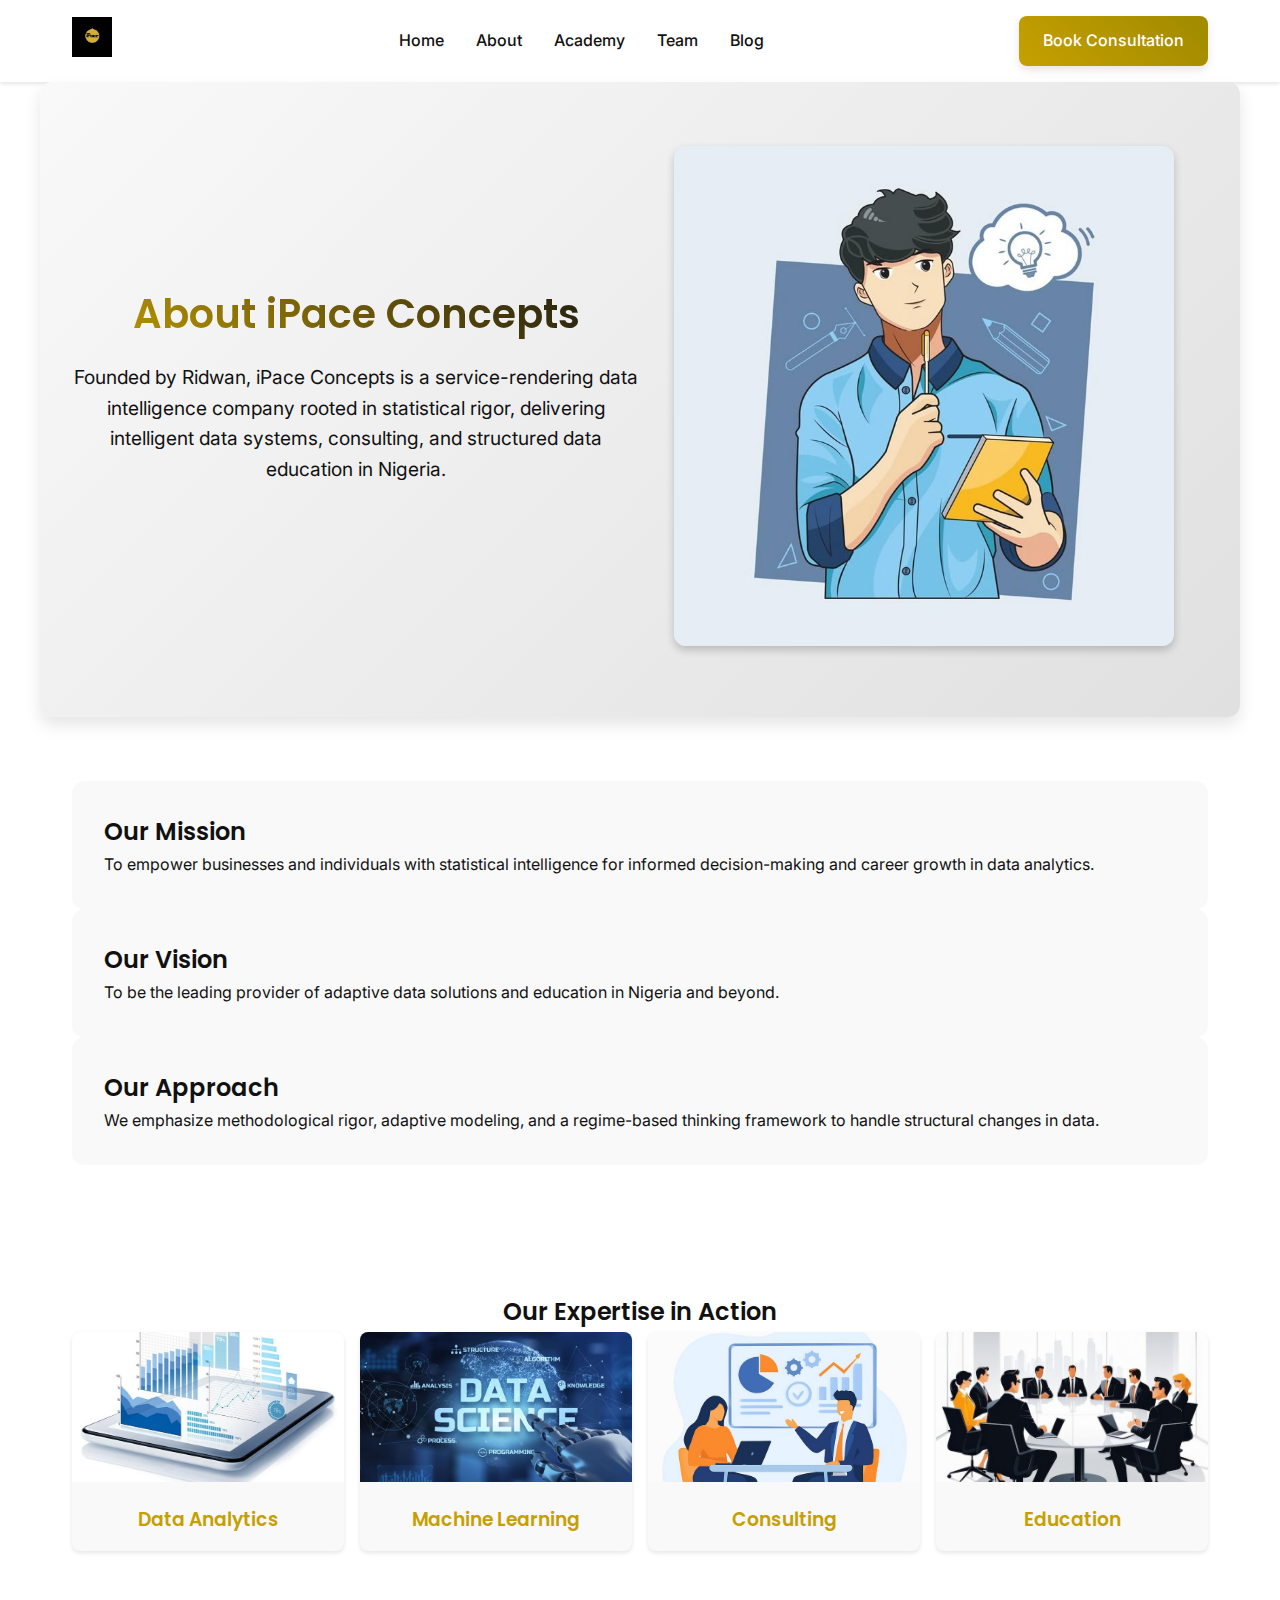
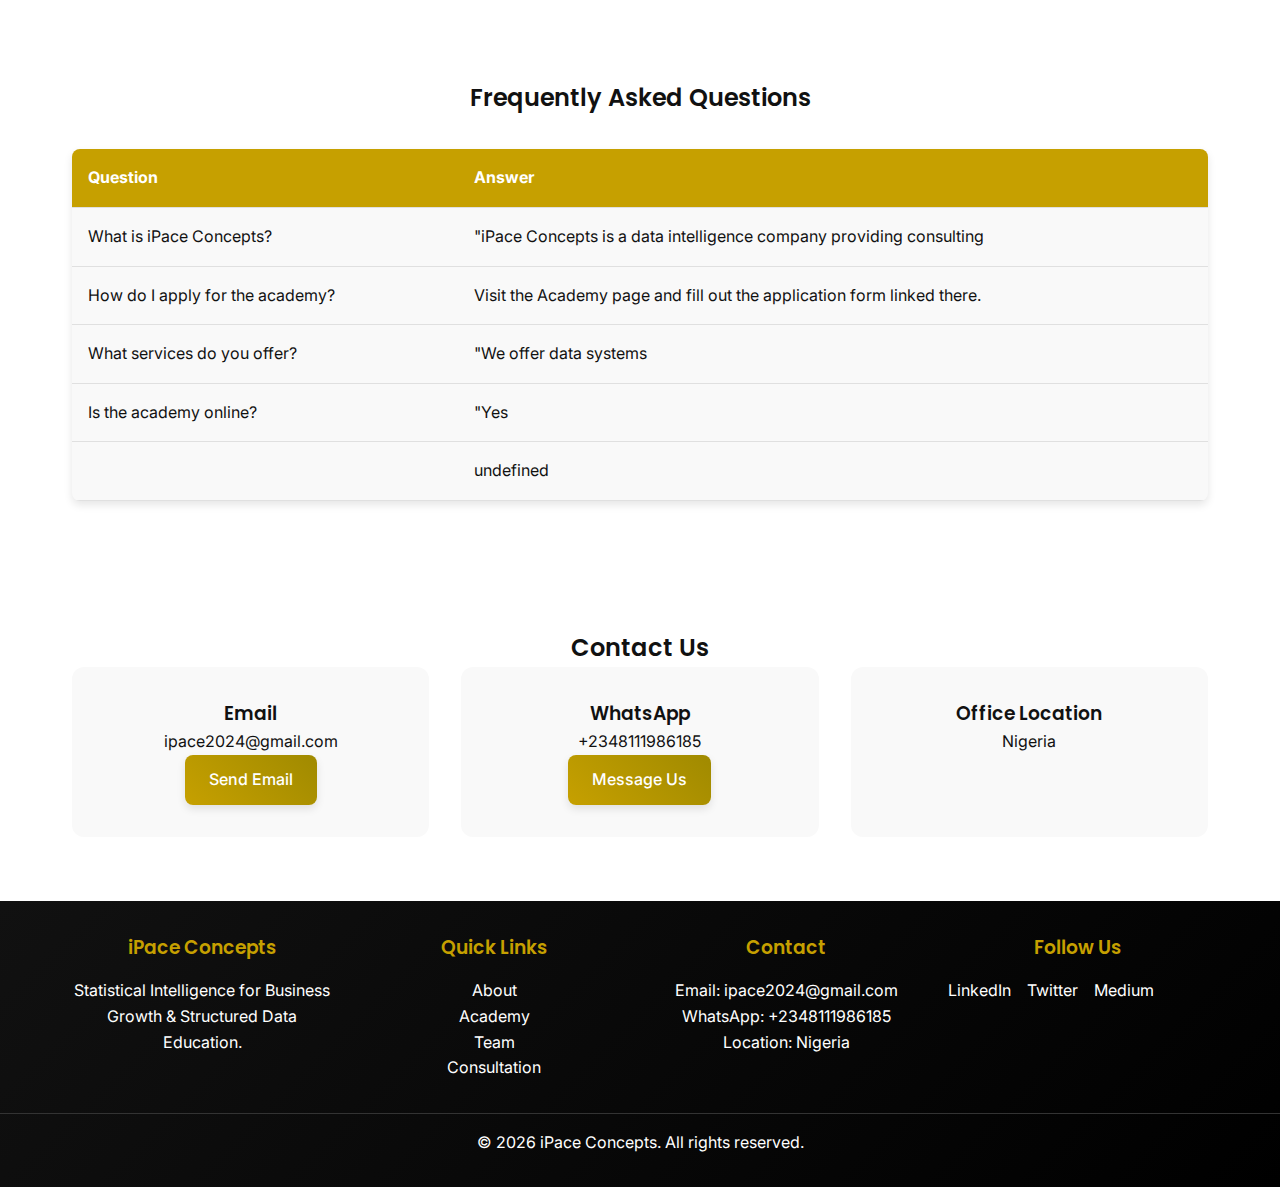
<file: about.html>
<!DOCTYPE html>
<html lang="en">
<head>
    <meta charset="UTF-8">
    <meta name="viewport" content="width=device-width, initial-scale=1.0">
    <title>About iPace Concepts | Data Intelligence Company in Nigeria</title>
    <meta name="description" content="Learn about iPace Concepts, a data intelligence company founded by Ridwan, specializing in statistical consulting, data systems, and academy programs in Nigeria.">
    <link rel="stylesheet" href="assets/css/style.css">
    <link rel="icon" href="assets/images/favicon.ico" type="image/x-icon">
    <link href="https://fonts.googleapis.com/css2?family=Inter:wght@400;600&family=Poppins:wght@600&display=swap" rel="stylesheet">
</head>
<body>
    <header class="header">
        <nav class="nav">
            <div class="nav-logo">
                <a href="index.html"><img src="assets/images/logo.jpg" alt="iPace Concepts Logo" class="logo"></a>
            </div>
            <ul class="nav-menu">
                <li><a href="index.html">Home</a></li>
                <li><a href="about.html">About</a></li>
                <li class="dropdown">
                    <a href="academy.html">Academy</a>
                    <ul class="dropdown-menu">
                        <li><a href="programs/rdap.html">RDAP</a></li>
                        <li><a href="programs/adap.html">ADAP</a></li>
                        <li><a href="programs/mldip.html">MLDIP</a></li>
                    </ul>
                </li>
                <li><a href="team.html">Team</a></li>
                <li><a href="#" onclick="window.open('https://medium.com/ipace', '_blank')">Blog</a></li>
            </ul>
            <div class="hamburger">☰</div>
            <div class="mobile-menu">
                <ul>
                    <li><a href="index.html">Home</a></li>
                    <li><a href="about.html">About</a></li>
                    <li><a href="academy.html">Academy</a></li>
                    <li><a href="team.html">Team</a></li>
                    <li><a href="#" onclick="window.open('https://medium.com/@ipace2024', '_blank')">Blog</a></li>
                    <li><a href="consultation.html">Consultation</a></li>
                </ul>
            </div>
            <div class="nav-cta">
                <a href="consultation.html" class="btn btn-primary">Book Consultation</a>
            </div>
        </nav>
    </header>
    <main>
        <section class="hero">
            <div class="hero-content">
                <h1>About iPace Concepts</h1>
                <p>Founded by Ridwan, iPace Concepts is a service-rendering data intelligence company rooted in statistical rigor, delivering intelligent data systems, consulting, and structured data education in Nigeria.</p>
            </div>
            <div class="hero-image">
                <img src="assets/images/education.jpg" alt="About iPace Concepts" class="hero-img">
            </div>
        </section>
        <section class="section mission-vision">
            <div class="container">
                <div class="mission-tile">
                    <h2>Our Mission</h2>
                    <p>To empower businesses and individuals with statistical intelligence for informed decision-making and career growth in data analytics.</p>
                </div>
                <div class="vision-tile">
                    <h2>Our Vision</h2>
                    <p>To be the leading provider of adaptive data solutions and education in Nigeria and beyond.</p>
                </div>
                <div class="approach-tile">
                    <h2>Our Approach</h2>
                    <p>We emphasize methodological rigor, adaptive modeling, and a regime-based thinking framework to handle structural changes in data.</p>
                </div>
            </div>
        </section>
        <section class="section expertise">
            <div class="container">
                <h2>Our Expertise in Action</h2>
                <div class="expertise-tiles">
                    <div class="expertise-tile">
                        <img src="assets/images/image7 (3).jpg" alt="Data Analytics">
                        <h3>Data Analytics</h3>
                    </div>
                    <div class="expertise-tile">
                        <img src="assets/images/ml.jpg" alt="Machine Learning">
                        <h3>Machine Learning</h3>
                    </div>
                    <div class="expertise-tile">
                        <img src="assets/images/consult.jpg" alt="Consulting">
                        <h3>Consulting</h3>
                    </div>
                    <div class="expertise-tile">
                        <img src="assets/images/education2.jpg" alt="Education">
                        <h3>Education</h3>
                    </div>
                </div>
            </div>
        </section>
        <section class="section faq-section">
            <div class="container">
                <h2>Frequently Asked Questions</h2>
                <table class="faq-table" id="faq-container">
                    <thead>
                        <tr>
                            <th>Question</th>
                            <th>Answer</th>
                        </tr>
                    </thead>
                    <tbody>
                        <!-- FAQ loaded dynamically from CSV -->
                    </tbody>
                </table>
            </div>
        </section>
        <section class="section contact-section">
            <div class="container">
                <h2>Contact Us</h2>
                <div class="contact-grid">
                    <div class="contact-item">
                        <h3>Email</h3>
                        <p>ipace2024@gmail.com</p>
                        <a href="mailto:ipace2024@gmail.com" class="btn btn-primary">Send Email</a>
                    </div>
                    <div class="contact-item">
                        <h3>WhatsApp</h3>
                        <p>+2348111986185</p>
                        <a href="https://wa.me/+2349065713645" class="btn btn-primary">Message Us</a>
                    </div>
                    <div class="contact-item">
                        <h3>Office Location</h3>
                        <p>Nigeria</p>
                    </div>
                </div>
            </div>
        </section>
    </main>
    <footer class="footer">
        <div class="container">
            <div class="footer-grid">
                <div class="footer-section">
                    <h3>iPace Concepts</h3>
                    <p>Statistical Intelligence for Business Growth & Structured Data Education.</p>
                </div>
                <div class="footer-section">
                    <h3>Quick Links</h3>
                    <ul>
                        <li><a href="about.html">About</a></li>
                        <li><a href="academy.html">Academy</a></li>
                        <li><a href="team.html">Team</a></li>
                        <li><a href="consultation.html">Consultation</a></li>
                    </ul>
                </div>
                <div class="footer-section">
                    <h3>Contact</h3>
                    <p>Email: ipace2024@gmail.com</p>
                    <p>WhatsApp: +2348111986185</p>
                    <p>Location: Nigeria</p>
                </div>
                <div class="footer-section">
                    <h3>Follow Us</h3>
                    <ul class="social-links">
                        <li><a href="#">LinkedIn</a></li>
                        <li><a href="#">Twitter</a></li>
                        <li><a href="#">Medium</a></li>
                    </ul>
                </div>
            </div>
            <div class="footer-bottom">
                <p>&copy; 2026 iPace Concepts. All rights reserved.</p>
            </div>
        </div>
    </footer>
    <script src="assets/js/script.js"></script>
</body>

</html>
</file>
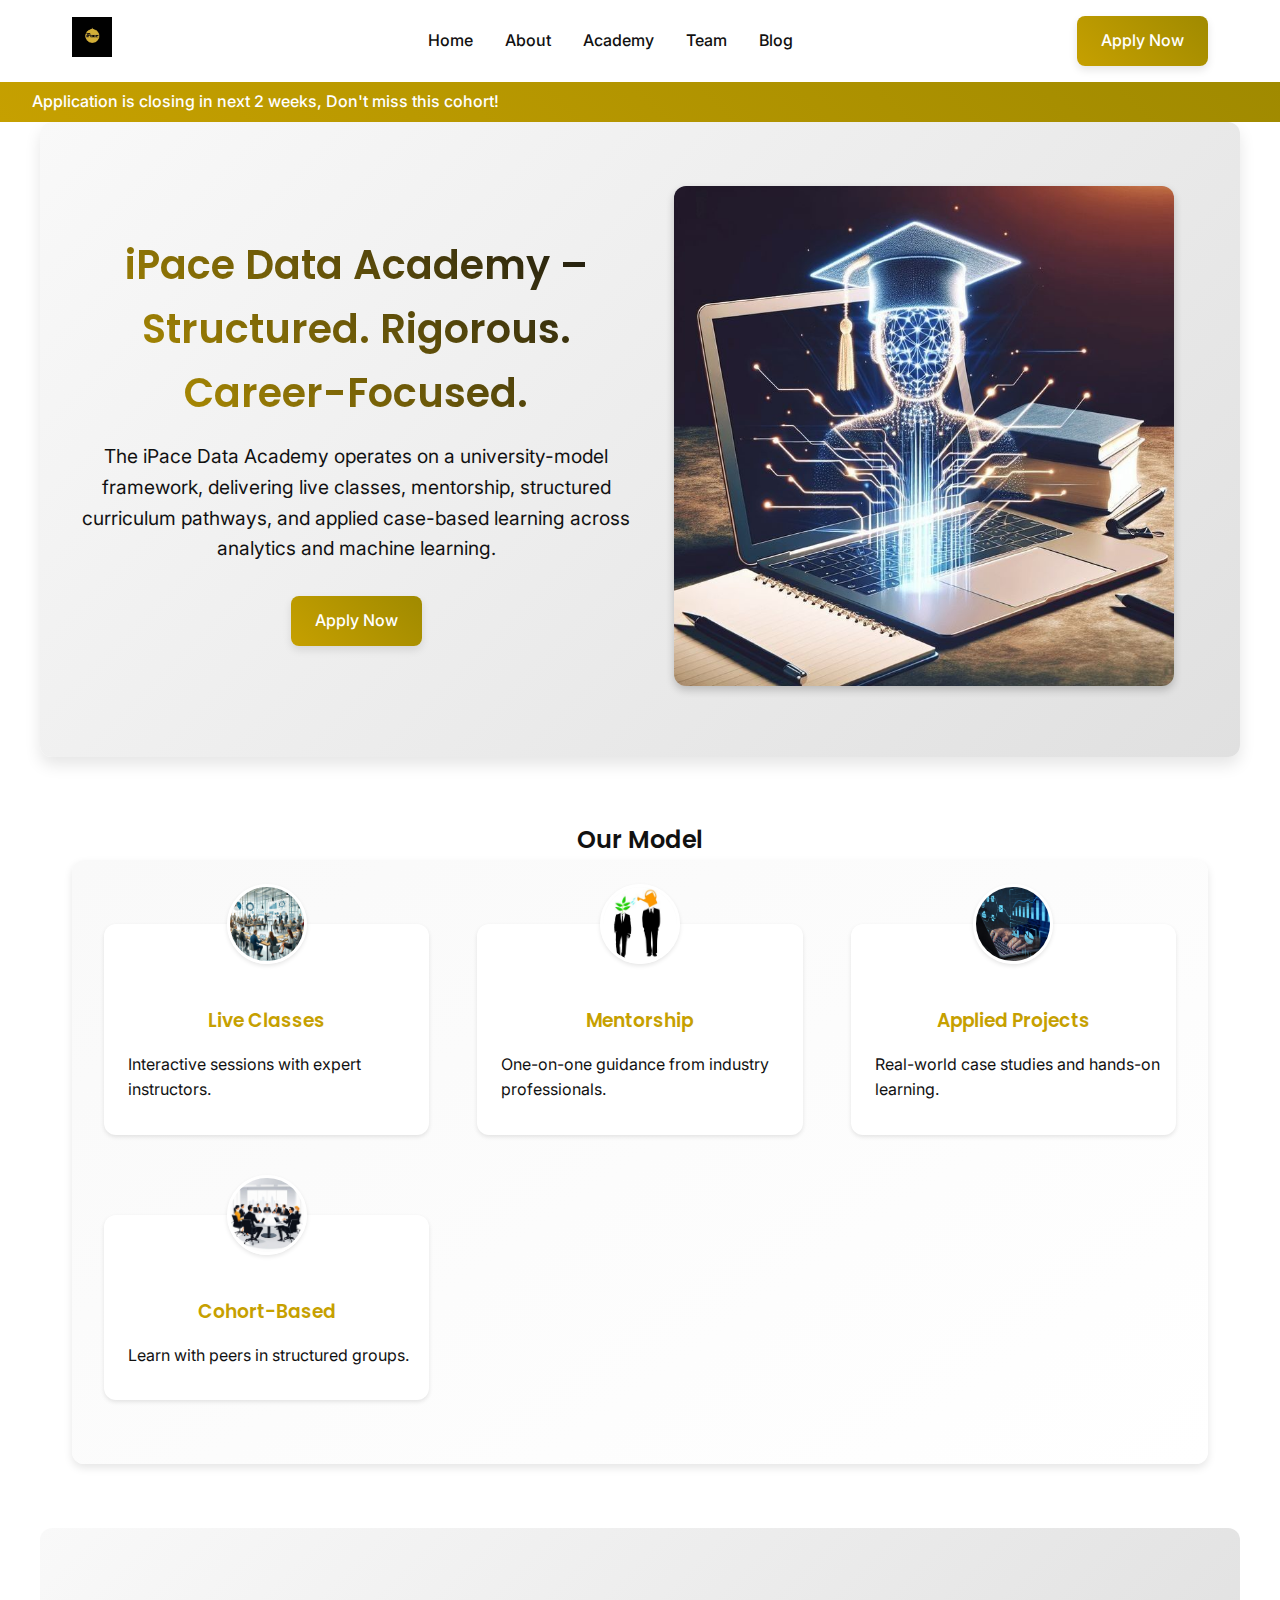
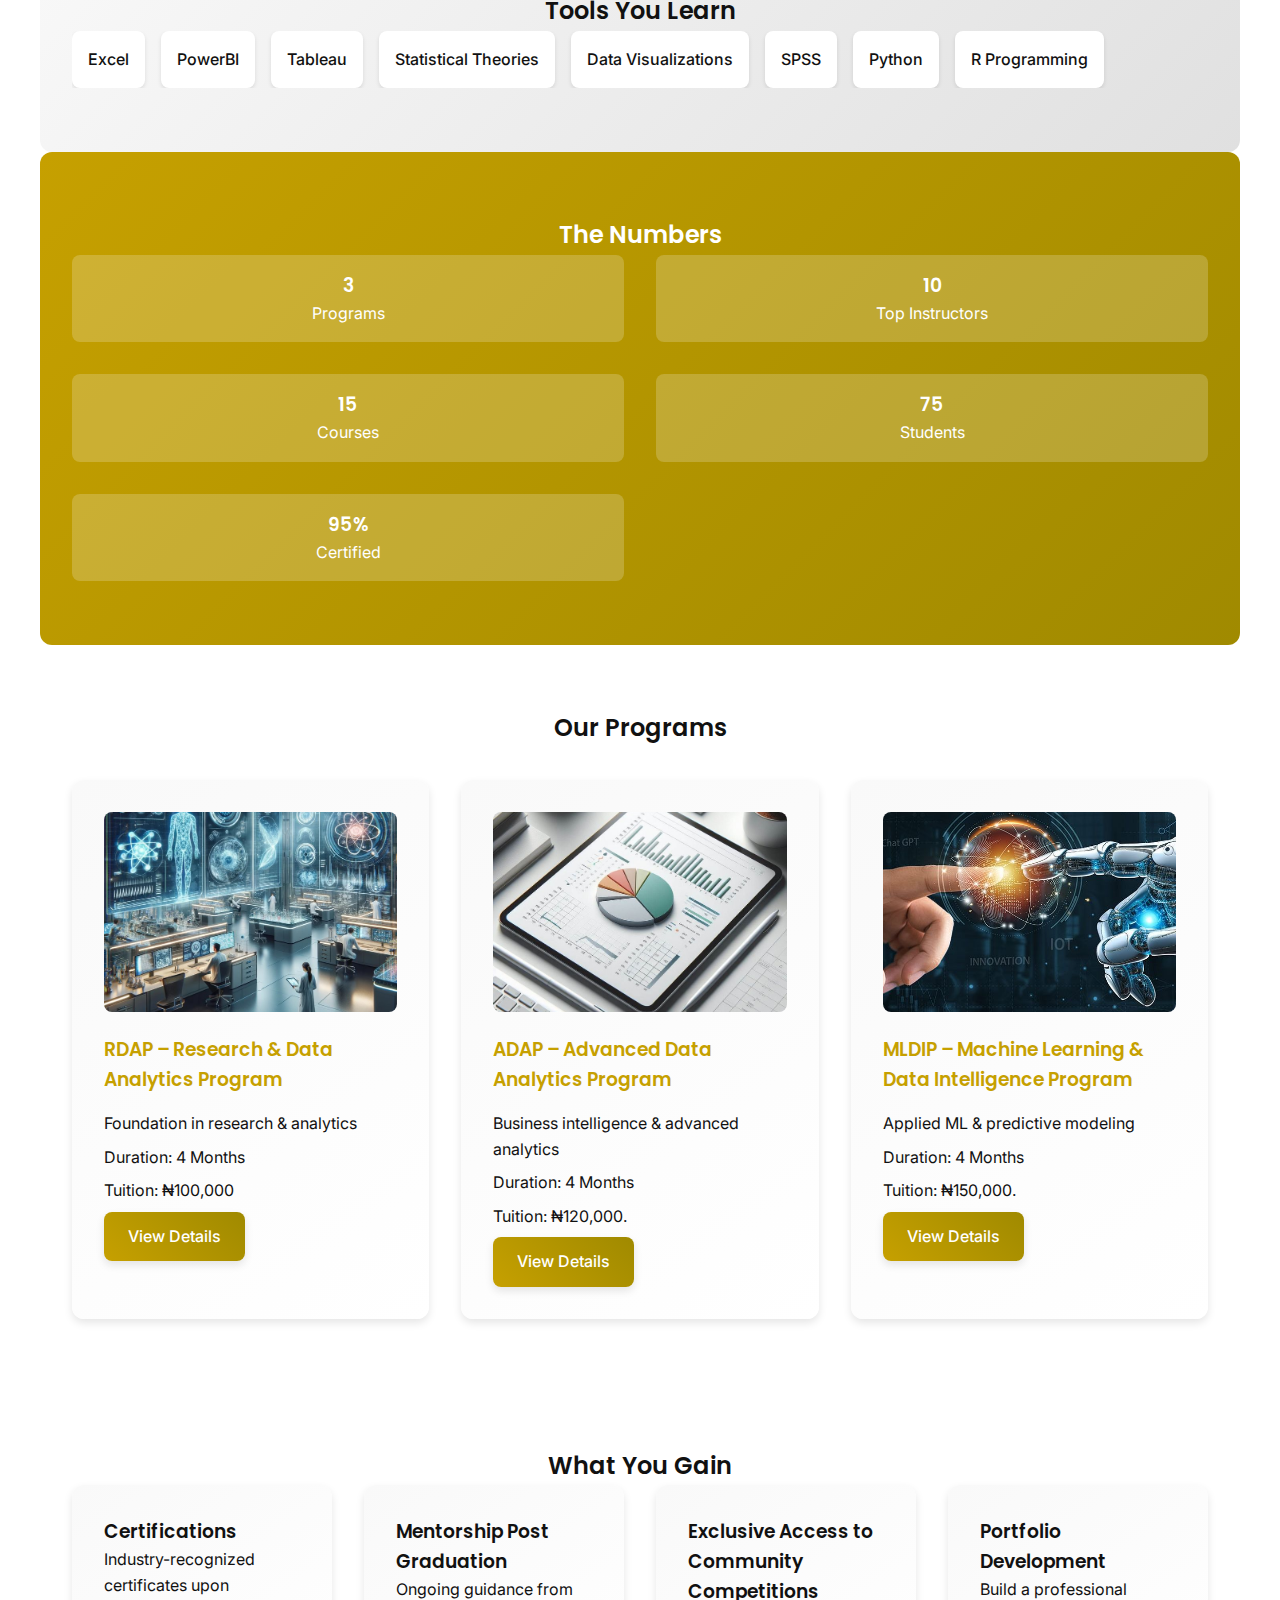
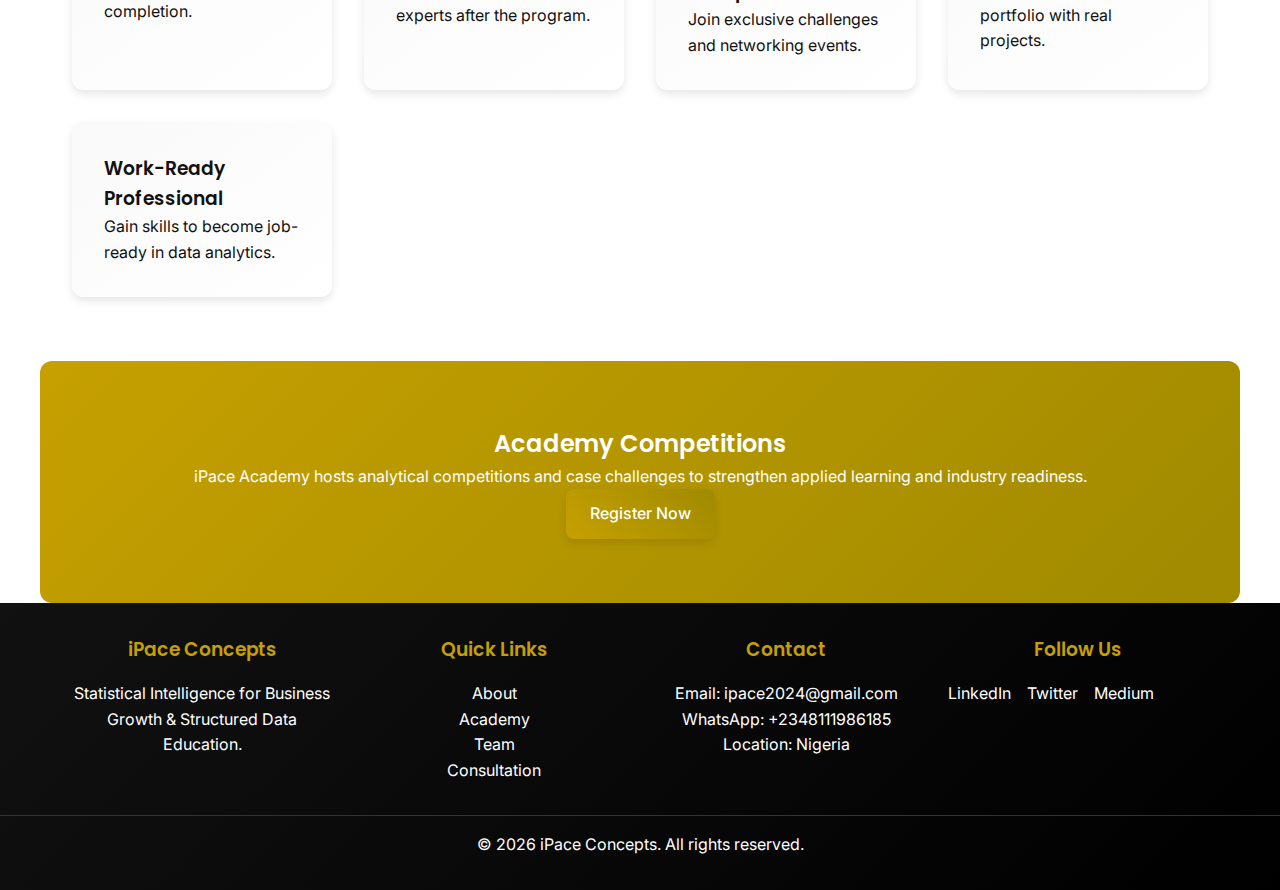
<file: academy.html>
<!DOCTYPE html>
<html lang="en">
<head>
    <meta charset="UTF-8">
    <meta name="viewport" content="width=device-width, initial-scale=1.0">
    <title>iPace Data Academy | Structured Analytics & Machine Learning Programs in Nigeria</title>
    <meta name="description" content="Join iPace Data Academy for structured programs in research analytics, advanced data analytics, and machine learning in Nigeria.">
    <link rel="stylesheet" href="assets/css/style.css">
    <link rel="icon" href="assets/images/favicon.ico" type="image/x-icon">
    <link href="https://fonts.googleapis.com/css2?family=Inter:wght@400;600&family=Poppins:wght@600&display=swap" rel="stylesheet">
</head>
<body>
    <header class="header">
        <nav class="nav">
            <div class="nav-logo">
                <a href="index.html"><img src="assets/images/logo.jpg" alt="iPace Concepts Logo" class="logo"></a>
            </div>
            <ul class="nav-menu">
                <li><a href="index.html">Home</a></li>
                <li><a href="about.html">About</a></li>
                <li class="dropdown">
                    <a href="academy.html">Academy</a>
                    <ul class="dropdown-menu">
                        <li><a href="programs/rdap.html">RDAP</a></li>
                        <li><a href="programs/adap.html">ADAP</a></li>
                        <li><a href="programs/mldip.html">MLDIP</a></li>
                    </ul>
                </li>
                <li><a href="team.html">Team</a></li>
                <li><a href="#" onclick="window.open('https://medium.com/ipace', '_blank')">Blog</a></li>
            </ul>
            <div class="hamburger">☰</div>
            <div class="mobile-menu">
                <ul>
                    <li><a href="index.html">Home</a></li>
                    <li><a href="about.html">About</a></li>
                    <li><a href="academy.html">Academy</a></li>
                    <li><a href="team.html">Team</a></li>
                    <li><a href="#" onclick="window.open('https://medium.com/@ipace2024', '_blank')">Blog</a></li>
                    <li><a href="consultation.html">Consultation</a></li>
                </ul>
            </div>
            <div class="nav-cta">
                <a href="[Google Form Link for Application]" class="btn btn-primary">Apply Now</a>
            </div>
        </nav>
    </header>
    <main>
        <div class="timer-ribbon">
            <div class="timer-content">
                <p>Application is closing in next 2 weeks, Don't miss this cohort!</p>
            </div>
        </div>
        <section class="hero academy-hero">
            <div class="hero-content">
                <h1>iPace Data Academy – Structured. Rigorous. Career-Focused.</h1>
                <p>The iPace Data Academy operates on a university-model framework, delivering live classes, mentorship, structured curriculum pathways, and applied case-based learning across analytics and machine learning.</p>
                <a href="[Google Form Link for Application]" class="btn btn-primary">Apply Now</a>
            </div>
            <div class="hero-image">
                <img src="assets/images/study.jpg" alt="Data Academy" class="hero-img">
            </div>
        </section>
        <section class="section our-model">
            <div class="container">
                <h2>Our Model</h2>
                <div class="model-box">
                    <div class="model-grid">
                        <div class="model-item">
                            <img src="assets/images/cohort.jpg" alt="Live Classes" class="model-img">
                            <h3>Live Classes</h3>
                            <p>Interactive sessions with expert instructors.</p>
                        </div>
                        <div class="model-item">
                            <img src="assets/images/cohort (2).jpg" alt="Mentorship" class="model-img">
                            <h3>Mentorship</h3>
                            <p>One-on-one guidance from industry professionals.</p>
                        </div>
                        <div class="model-item">
                            <img src="assets/images/image3.jpg" alt="Applied Projects" class="model-img">
                            <h3>Applied Projects</h3>
                            <p>Real-world case studies and hands-on learning.</p>
                        </div>
                        <div class="model-item">
                            <img src="assets/images/education2.jpg" alt="Cohort-Based" class="model-img">
                            <h3>Cohort-Based</h3>
                            <p>Learn with peers in structured groups.</p>
                        </div>
                    </div>
                </div>
            </div>
        </section>

        <section class="section tools-learn">
            <div class="container">
                <h2>Tools You Learn</h2>
                <div class="tools-grid">
                    <div class="tool-tile">Excel</div>
                    <div class="tool-tile">PowerBI</div>
                    <div class="tool-tile">Tableau</div>
                    <div class="tool-tile">Statistical Theories</div>
                    <div class="tool-tile">Data Visualizations</div>
                    <div class="tool-tile">SPSS</div>
                    <div class="tool-tile">Python</div>
                    <div class="tool-tile">R Programming</div>
                </div>
            </div>
        </section>

        <section class="section the-numbers">
            <div class="container">
                <h2>The Numbers</h2>
                <div class="numbers-grid">
                    <div class="number-box">
                        <h3>3</h3>
                        <p>Programs</p>
                    </div>
                    <div class="number-box">
                        <h3>10</h3>
                        <p>Top Instructors</p>
                    </div>
                    <div class="number-box">
                        <h3>15</h3>
                        <p>Courses</p>
                    </div>
                    <div class="number-box">
                        <h3 id="student-counter">0</h3>
                        <p>Students</p>
                    </div>
                    <div class="certified-box">
                        <h3>95%</h3>
                        <p>Certified</p>
                    </div>
                </div>
            </div>
        </section>
        <section class="section our-programs">
            <div class="container">
                <h2>Our Programs</h2>
                <div class="solutions-grid programs-grid">
                    <div class="solution-card">
                        <img src="assets/images/research.jpg" alt="RDAP" class="card-img">
                        <h3>RDAP – Research & Data Analytics Program</h3>
                        <p>Foundation in research & analytics</p>
                        <p>Duration: 4 Months</p>
                        <p>Tuition: ₦100,000</p>
                        <a href="programs/rdap.html" class="btn btn-primary">View Details</a>
                    </div>
                    <div class="solution-card">
                        <img src="assets/images/adap.jpg" alt="ADAP" class="card-img">
                        <h3>ADAP – Advanced Data Analytics Program</h3>
                        <p>Business intelligence & advanced analytics</p>
                        <p>Duration: 4 Months</p>
                        <p>Tuition: ₦120,000.</p>
                        <a href="programs/adap.html" class="btn btn-primary">View Details</a>
                    </div>
                    <div class="solution-card">
                        <img src="assets/images/machl.jpg" alt="MLDIP" class="card-img">
                        <h3>MLDIP – Machine Learning & Data Intelligence Program</h3>
                        <p>Applied ML & predictive modeling</p>
                        <p>Duration: 4 Months</p>
                        <p>Tuition: ₦150,000.</p>
                        <a href="programs/mldip.html" class="btn btn-primary">View Details</a>
                    </div>
                </div>
            </div>
        </section>

        <section class="section what-you-gain">
            <div class="container">
                <h2>What You Gain</h2>
                <div class="gain-tiles">
                    <div class="gain-tile">
                        <h3>Certifications</h3>
                        <p>Industry-recognized certificates upon completion.</p>
                    </div>
                    <div class="gain-tile">
                        <h3>Mentorship Post Graduation</h3>
                        <p>Ongoing guidance from experts after the program.</p>
                    </div>
                    <div class="gain-tile">
                        <h3>Exclusive Access to Community Competitions</h3>
                        <p>Join exclusive challenges and networking events.</p>
                    </div>
                    <div class="gain-tile">
                        <h3>Portfolio Development</h3>
                        <p>Build a professional portfolio with real projects.</p>
                    </div>
                    <div class="gain-tile">
                        <h3>Work-Ready Professional</h3>
                        <p>Gain skills to become job-ready in data analytics.</p>
                    </div>
                </div>
            </div>
        </section>
        <section class="section competitions-banner">
            <div class="container">
                <h2>Academy Competitions</h2>
                <p>iPace Academy hosts analytical competitions and case challenges to strengthen applied learning and industry readiness.</p>
                <a href="[Google Form Link for Competition]" class="btn btn-primary">Register Now</a>
            </div>
        </section>
    </main>
    <footer class="footer">
        <div class="container">
            <div class="footer-grid">
                <div class="footer-section">
                    <h3>iPace Concepts</h3>
                    <p>Statistical Intelligence for Business Growth & Structured Data Education.</p>
                </div>
                <div class="footer-section">
                    <h3>Quick Links</h3>
                    <ul>
                        <li><a href="about.html">About</a></li>
                        <li><a href="academy.html">Academy</a></li>
                        <li><a href="team.html">Team</a></li>
                        <li><a href="consultation.html">Consultation</a></li>
                    </ul>
                </div>
                <div class="footer-section">
                    <h3>Contact</h3>
                    <p>Email: ipace2024@gmail.com</p>
                    <p>WhatsApp: +2348111986185</p>
                    <p>Location: Nigeria</p>
                </div>
                <div class="footer-section">
                    <h3>Follow Us</h3>
                    <ul class="social-links">
                        <li><a href="#">LinkedIn</a></li>
                        <li><a href="#">Twitter</a></li>
                        <li><a href="#">Medium</a></li>
                    </ul>
                </div>
            </div>
            <div class="footer-bottom">
                <p>&copy; 2026 iPace Concepts. All rights reserved.</p>
            </div>
        </div>
    </footer>
    <script src="assets/js/script.js"></script>
</body>
</html>
</file>
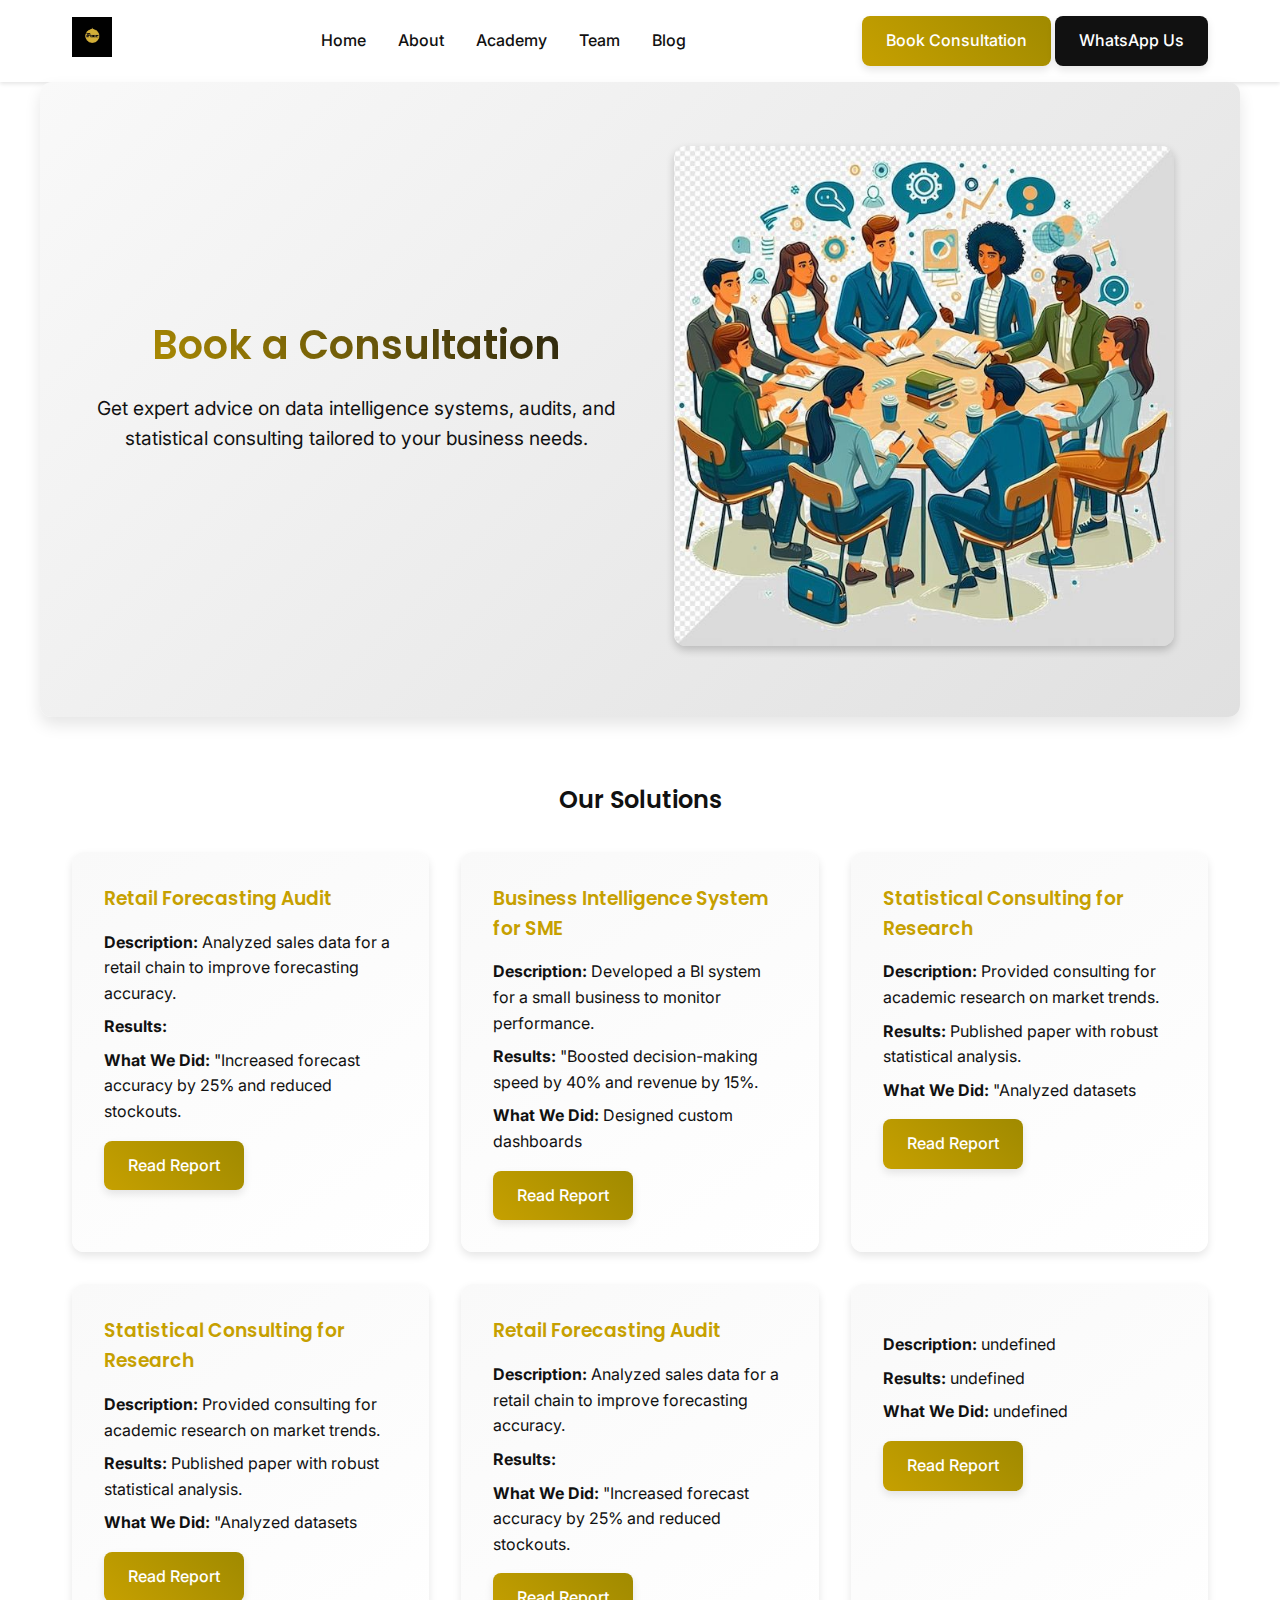
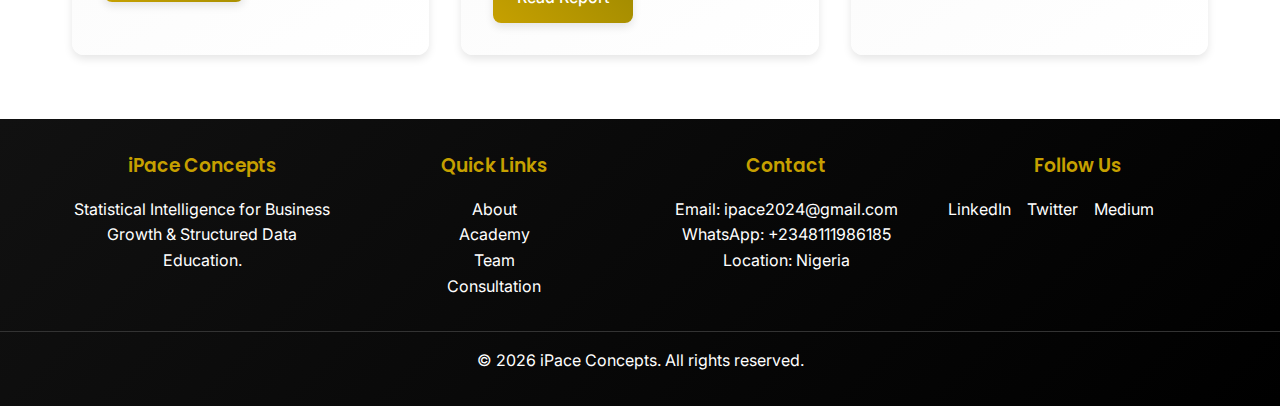
<file: consultation.html>
<!DOCTYPE html>
<html lang="en">
<head>
    <meta charset="UTF-8">
    <meta name="viewport" content="width=device-width, initial-scale=1.0">
    <title>Book a Consultation | iPace Concepts</title>
    <meta name="description" content="Book a consultation with iPace Concepts for data intelligence systems, audits, and statistical consulting services.">
    <link rel="stylesheet" href="assets/css/style.css">
    <link rel="icon" href="assets/images/favicon.ico" type="image/x-icon">
    <link href="https://fonts.googleapis.com/css2?family=Inter:wght@400;600&family=Poppins:wght@600&display=swap" rel="stylesheet">
</head>
<body>
    <header class="header">
        <nav class="nav">
            <div class="nav-logo">
                <a href="index.html"><img src="assets/images/logo.jpg" alt="iPace Concepts Logo" class="logo"></a>
            </div>
            <ul class="nav-menu">
                <li><a href="index.html">Home</a></li>
                <li><a href="about.html">About</a></li>
                <li class="dropdown">
                    <a href="academy.html">Academy</a>
                    <ul class="dropdown-menu">
                        <li><a href="programs/rdap.html">RDAP</a></li>
                        <li><a href="programs/adap.html">ADAP</a></li>
                        <li><a href="programs/mldip.html">MLDIP</a></li>
                    </ul>
                </li>
                <li><a href="team.html">Team</a></li>
                <li><a href="#" onclick="window.open('https://medium.com/ipace', '_blank')">Blog</a></li>
            </ul>
            <div class="nav-cta">
                <a href="consultation.html" class="btn btn-primary">Book Consultation</a>
                <a href="https://wa.me/[Your WhatsApp Number]" class="btn btn-secondary">WhatsApp Us</a>
            </div>
        </nav>
    </header>
    <main>
        <section class="hero">
            <div class="hero-content">
                <h1>Book a Consultation</h1>
                <p>Get expert advice on data intelligence systems, audits, and statistical consulting tailored to your business needs.</p>
            </div>
            <div class="hero-image">
                <img src="assets/images/group.jpg" alt="Consultation" class="hero-img">
            </div>
        </section>
        <section class="section our-solutions">
            <div class="container">
                <h2>Our Solutions</h2>
                <div class="solutions-grid" id="solutions-container">
                    <!-- Solutions loaded dynamically from CSV (up to 6) -->
                </div>
            </div>
        </section>
    </main>
    <footer class="footer">
        <div class="container">
            <div class="footer-grid">
                <div class="footer-section">
                    <h3>iPace Concepts</h3>
                    <p>Statistical Intelligence for Business Growth & Structured Data Education.</p>
                </div>
                <div class="footer-section">
                    <h3>Quick Links</h3>
                    <ul>
                        <li><a href="about.html">About</a></li>
                        <li><a href="academy.html">Academy</a></li>
                        <li><a href="team.html">Team</a></li>
                        <li><a href="consultation.html">Consultation</a></li>
                    </ul>
                </div>
                <div class="footer-section">
                    <h3>Contact</h3>
                    <p>Email: ipace2024@gmail.com</p>
                    <p>WhatsApp: +2348111986185</p>
                    <p>Location: Nigeria</p>
                </div>
                <div class="footer-section">
                    <h3>Follow Us</h3>
                    <ul class="social-links">
                        <li><a href="#">LinkedIn</a></li>
                        <li><a href="#">Twitter</a></li>
                        <li><a href="#">Medium</a></li>
                    </ul>
                </div>
            </div>
            <div class="footer-bottom">
                <p>&copy; 2026 iPace Concepts. All rights reserved.</p>
            </div>
        </div>
    </footer>
    <script src="assets/js/script.js"></script>
</body>
</html>
</file>
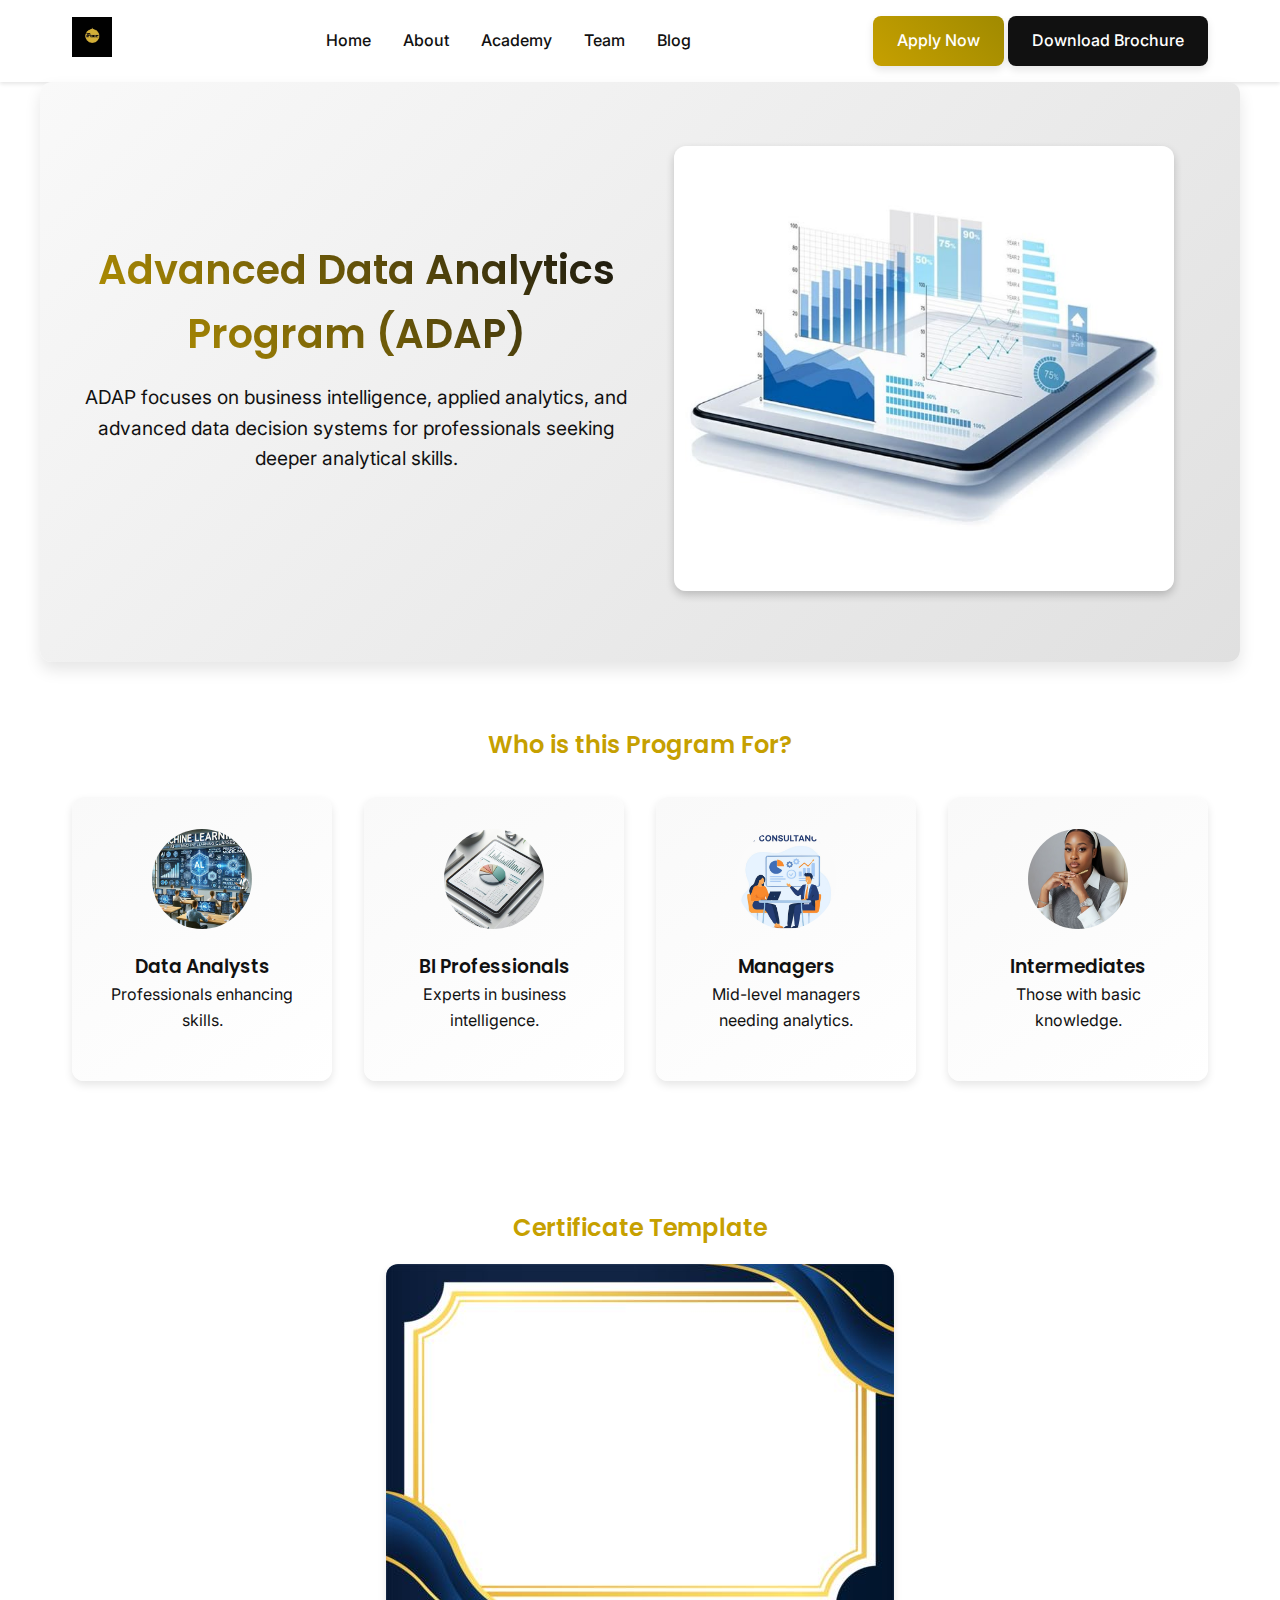
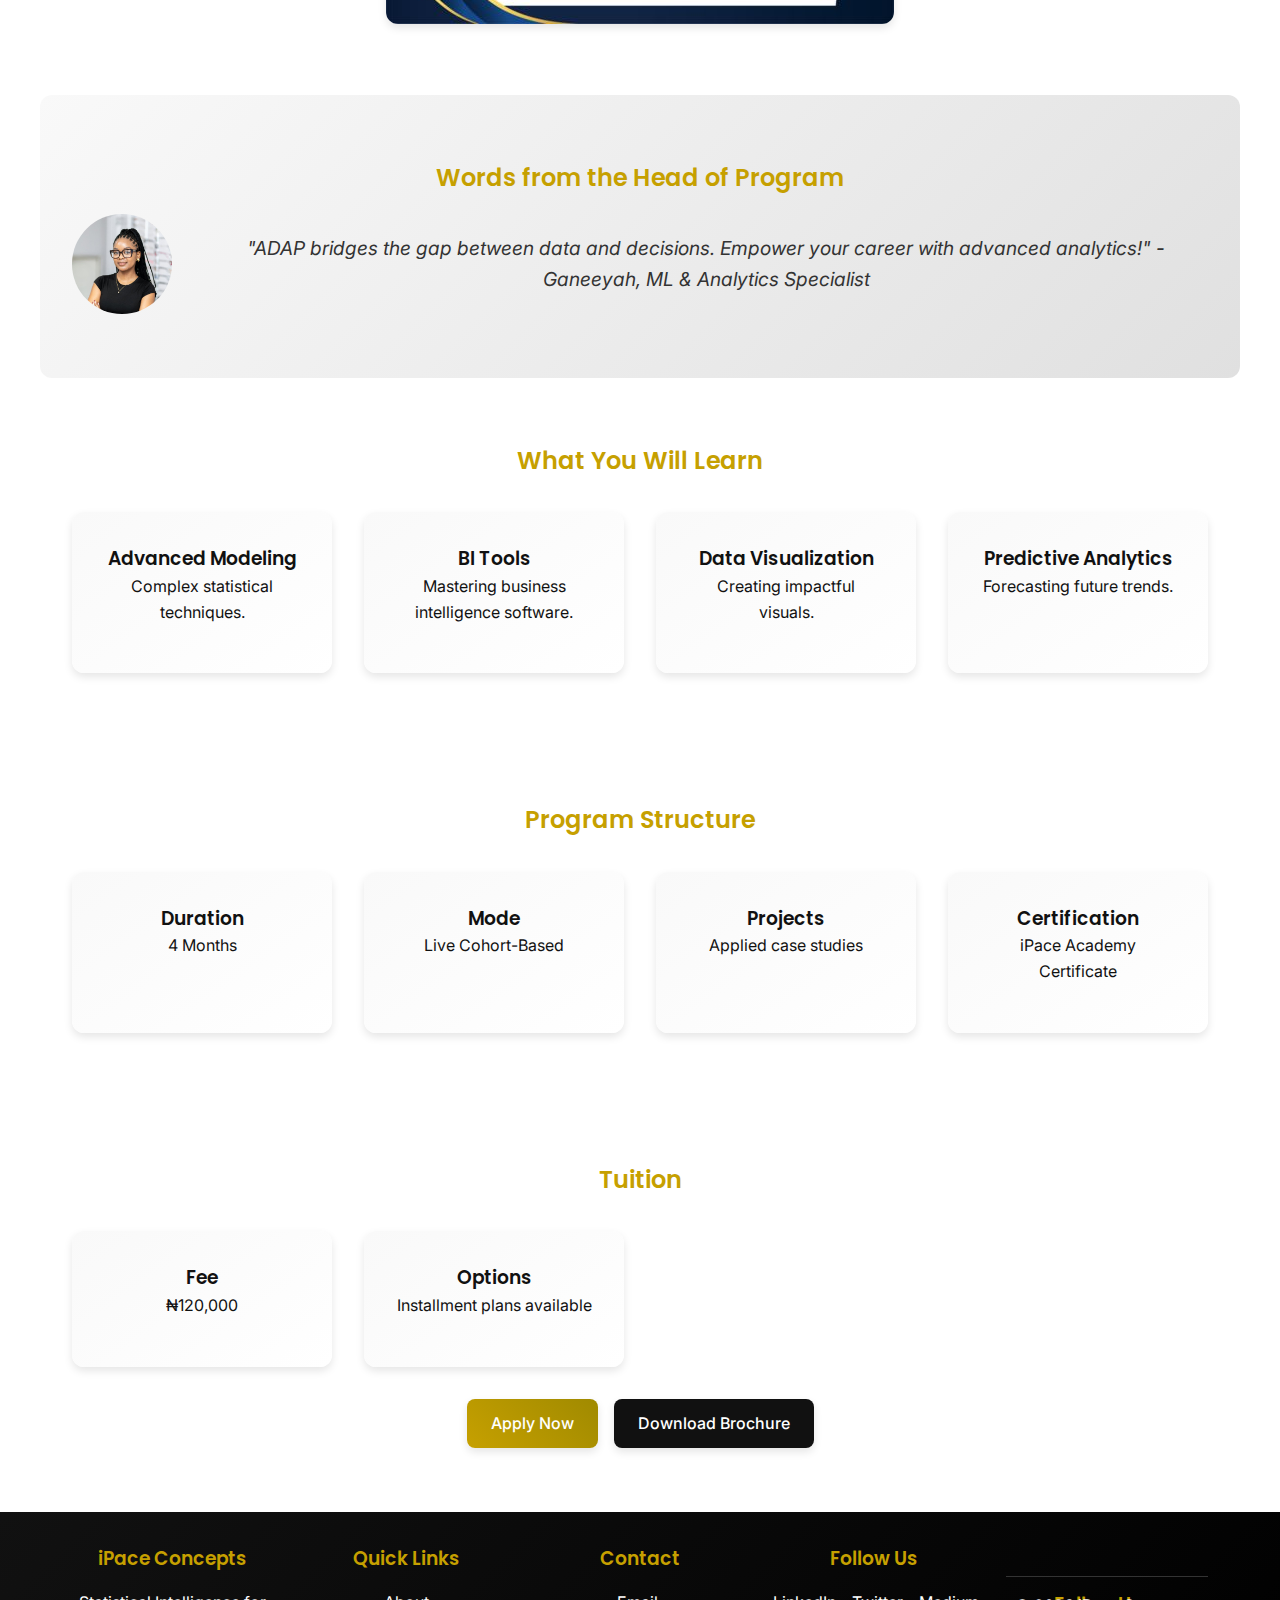
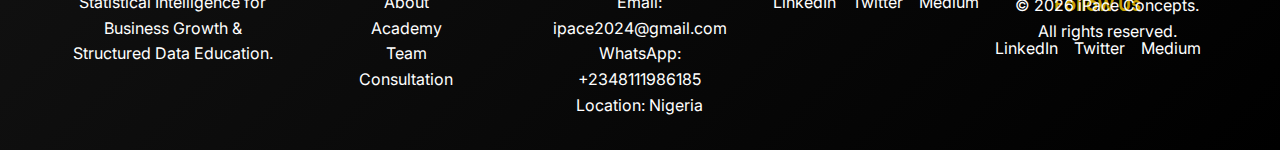
<file: programs/adap.html>
<!DOCTYPE html>
<html lang="en">
<head>
    <meta charset="UTF-8">
    <meta name="viewport" content="width=device-width, initial-scale=1.0">
    <title>ADAP – Advanced Data Analytics Program | iPace Data Academy</title>
    <meta name="description" content="ADAP is a 4-month Advanced Data Analytics Program by iPace Academy focused on business intelligence and applied analytics in Nigeria.">
    <link rel="stylesheet" href="../assets/css/style.css">
    <link rel="icon" href="../assets/images/favicon.ico" type="image/x-icon">
    <link href="https://fonts.googleapis.com/css2?family=Inter:wght@400;600&family=Poppins:wght@600&display=swap" rel="stylesheet">
</head>
<body>
    <header class="header">
        <nav class="nav">
            <div class="nav-logo">
                <a href="../index.html"><img src="../assets/images/logo.jpg" alt="iPace Concepts Logo" class="logo"></a>
            </div>
            <ul class="nav-menu">
                <li><a href="../index.html">Home</a></li>
                <li><a href="../about.html">About</a></li>
                <li class="dropdown">
                    <a href="../academy.html">Academy</a>
                    <ul class="dropdown-menu">
                        <li><a href="rdap.html">RDAP</a></li>
                        <li><a href="adap.html">ADAP</a></li>
                        <li><a href="mldip.html">MLDIP</a></li>
                    </ul>
                </li>
                <li><a href="../team.html">Team</a></li>
                <li><a href="#" onclick="window.open('https://medium.com/ipace', '_blank')">Blog</a></li>
            </ul>
            <div class="hamburger">☰</div>
            <div class="mobile-menu">
                <ul>
                    <li><a href="index.html">Home</a></li>
                    <li><a href="about.html">About</a></li>
                    <li><a href="academy.html">Academy</a></li>
                    <li><a href="team.html">Team</a></li>
                    <li><a href="#" onclick="window.open('https://medium.com/@ipace2024', '_blank')">Blog</a></li>
                    <li><a href="consultation.html">Consultation</a></li>
                </ul>
            </div>
            <div class="nav-cta">
                <a href="[Google Form Link for Application]" class="btn btn-primary">Apply Now</a>
                <a href="../assets/brochure/adap.pdf" class="btn btn-secondary" download>Download Brochure</a>
            </div>
        </nav>
    </header>
    <main>
        <section class="hero">
            <div class="hero-content">
                <h1>Advanced Data Analytics Program (ADAP)</h1>
                <p>ADAP focuses on business intelligence, applied analytics, and advanced data decision systems for professionals seeking deeper analytical skills.</p>
            </div>
            <div class="hero-image">
                <img src="..//assets/images/image7 (3).jpg" alt="ADAP Program" class="hero-img">
            </div>
        </section>
        <section class="program-section">
            <div class="container">
                <h2>Who is this Program For?</h2>
                <div class="program-tiles">
                    <div class="program-tile">
                        <img src="..//assets/images/data.jpg" alt="Data Analysts" class="tile-icon">
                        <h3>Data Analysts</h3>
                        <p>Professionals enhancing skills.</p>
                    </div>
                    <div class="program-tile">
                        <img src="..//assets/images/adap.jpg" alt="BI Professionals" class="tile-icon">
                        <h3>BI Professionals</h3>
                        <p>Experts in business intelligence.</p>
                    </div>
                    <div class="program-tile">
                        <img src="..//assets/images/consult.jpg" alt="Managers" class="tile-icon">
                        <h3>Managers</h3>
                        <p>Mid-level managers needing analytics.</p>
                    </div>
                    <div class="program-tile">
                        <img src="..//assets/images/gemini.jpg" alt="Intermediates" class="tile-icon">
                        <h3>Intermediates</h3>
                        <p>Those with basic knowledge.</p>
                    </div>
                </div>
            </div>
        </section>
        <section class="program-section certificate">
            <div class="container">
                <h2>Certificate Template</h2>
                <img src="..//assets/images/Bordure De Certificat D'obtention Du Diplôme De Couleur Bleue PNG , Lobtention Du Diplôme, Certificat, Frontière PNG et vecteur pour téléchargement gratuit.jpg" alt="ADAP Certificate" class="certificate-img">
            </div>
        </section>
        <section class="program-section head-quote">
            <div class="container">
                <h2>Words from the Head of Program</h2>
                <div class="quote-content">
                    <img src="../assets/images/image5.jpg" alt="Muheez" class="head-img">
                    <blockquote>"ADAP bridges the gap between data and decisions. Empower your career with advanced analytics!" - Ganeeyah, ML & Analytics Specialist</blockquote>
                </div>
            </div>
        </section>
        <section class="program-section">
            <div class="container">
                <h2>What You Will Learn</h2>
                <div class="program-tiles">
                    <div class="program-tile">
                        <h3>Advanced Modeling</h3>
                        <p>Complex statistical techniques.</p>
                    </div>
                    <div class="program-tile">
                        <h3>BI Tools</h3>
                        <p>Mastering business intelligence software.</p>
                    </div>
                    <div class="program-tile">
                        <h3>Data Visualization</h3>
                        <p>Creating impactful visuals.</p>
                    </div>
                    <div class="program-tile">
                        <h3>Predictive Analytics</h3>
                        <p>Forecasting future trends.</p>
                    </div>
                </div>
            </div>
        </section>
        <section class="program-section">
            <div class="container">
                <h2>Program Structure</h2>
                <div class="program-tiles">
                    <div class="program-tile">
                        <h3>Duration</h3>
                        <p>4 Months</p>
                    </div>
                    <div class="program-tile">
                        <h3>Mode</h3>
                        <p>Live Cohort-Based</p>
                    </div>
                    <div class="program-tile">
                        <h3>Projects</h3>
                        <p>Applied case studies</p>
                    </div>
                    <div class="program-tile">
                        <h3>Certification</h3>
                        <p>iPace Academy Certificate</p>
                    </div>
                </div>
            </div>
        </section>
        <section class="program-section">
            <div class="container">
                <h2>Tuition</h2>
                <div class="program-tiles">
                    <div class="program-tile">
                        <h3>Fee</h3>
                        <p>₦120,000</p>
                    </div>
                    <div class="program-tile">
                        <h3>Options</h3>
                        <p>Installment plans available</p>
                    </div>
                </div>
                <div class="program-cta">
                    <a href="[Google Form Link for Application]" class="btn btn-primary">Apply Now</a>
                    <a href="../assets/brochure/adap.pdf" class="btn btn-secondary" download>Download Brochure</a>
                </div>
            </div>
        </section>
    </main>
    <footer class="footer">
        <div class="container">
            <div class="footer-grid">
                <div class="footer-section">
                    <h3>iPace Concepts</h3>
                    <p>Statistical Intelligence for Business Growth & Structured Data Education.</p>
                </div>
                <div class="footer-section">
                    <h3>Quick Links</h3>
                    <ul>
                        <li><a href="../about.html">About</a></li>
                        <li><a href="../academy.html">Academy</a></li>
                        <li><a href="../team.html">Team</a></li>
                        <li><a href="../consultation.html">Consultation</a></li>
                    </ul>
                </div>
                <div class="footer-section">
                    <h3>Contact</h3>
                    <p>Email: ipace2024@gmail.com</p>
                    <p>WhatsApp: +2348111986185</p>
                    <p>Location: Nigeria</p>
                </div>
                <div class="footer-section">
                    <h3>Follow Us</h3>
                    <ul class="social-links">
                        <li><a href="#">LinkedIn</a></li>
                        <li><a href="#">Twitter</a></li>
                        <li><a href="#">Medium</a></li>
        <div class="footer-section">
                    <h3>Follow Us</h3>
                    <ul class="social-links">
                        <li><a href="#">LinkedIn</a></li>
                        <li><a href="#">Twitter</a></li>
                        <li><a href="#">Medium</a></li>
                    </ul>
                </div>
            </div>
            <div class="footer-bottom">
                <p>&copy; 2026 iPace Concepts. All rights reserved.</p>
            </div>
        </div>
    </footer>
    <script src="../assets/js/script.js"></script>
</body>
</html>
</file>
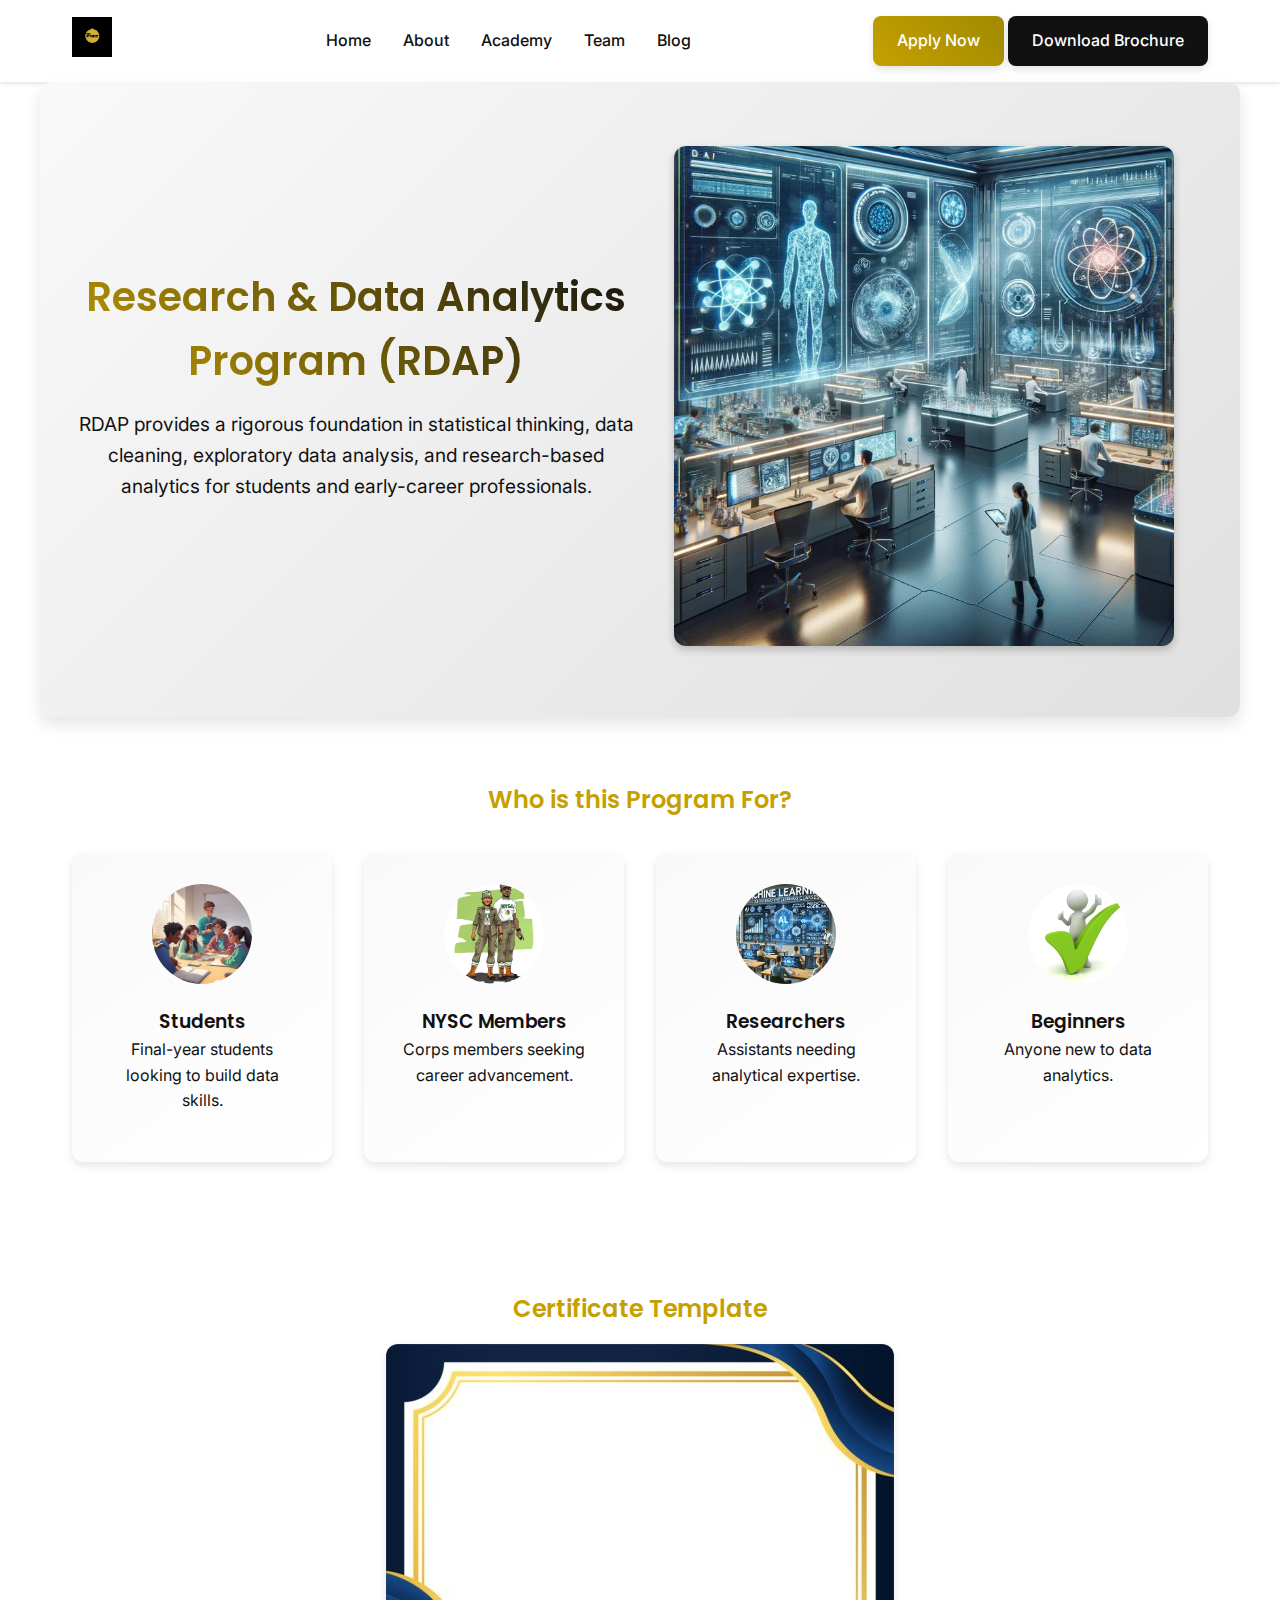
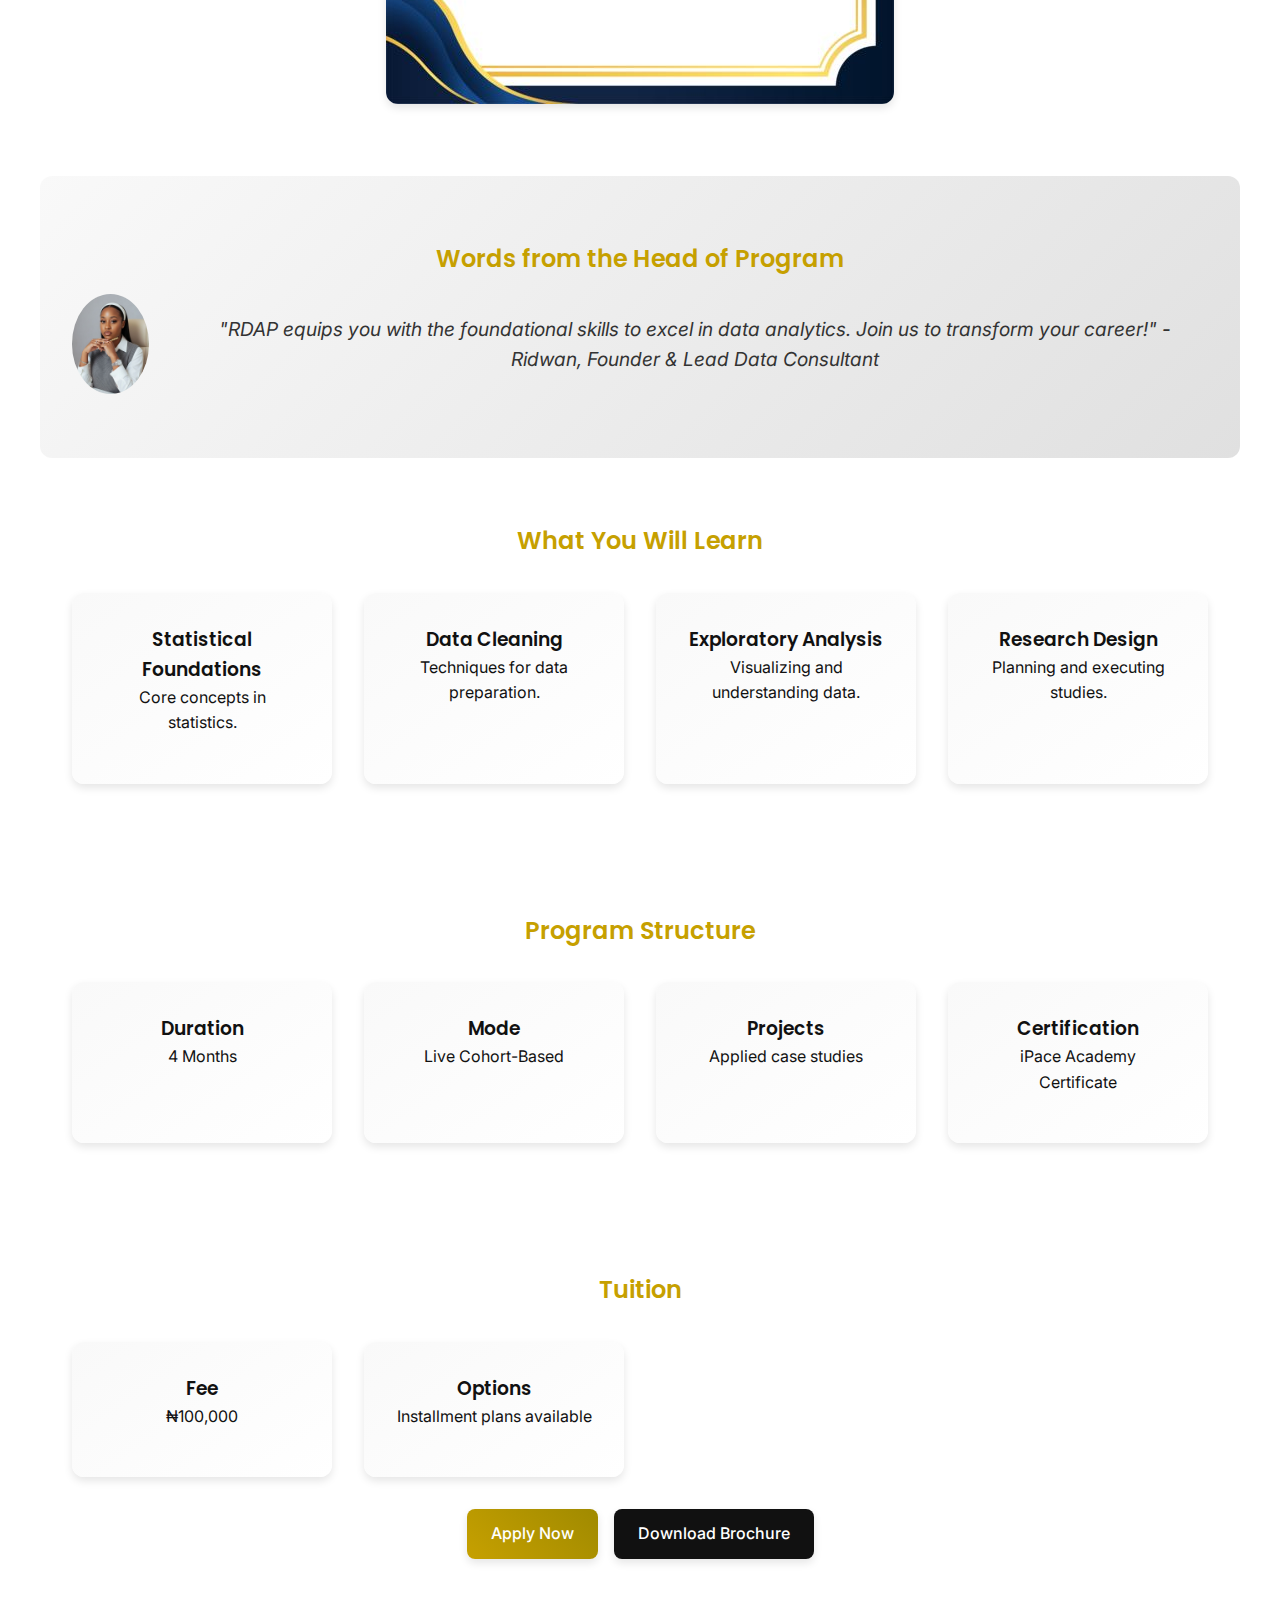
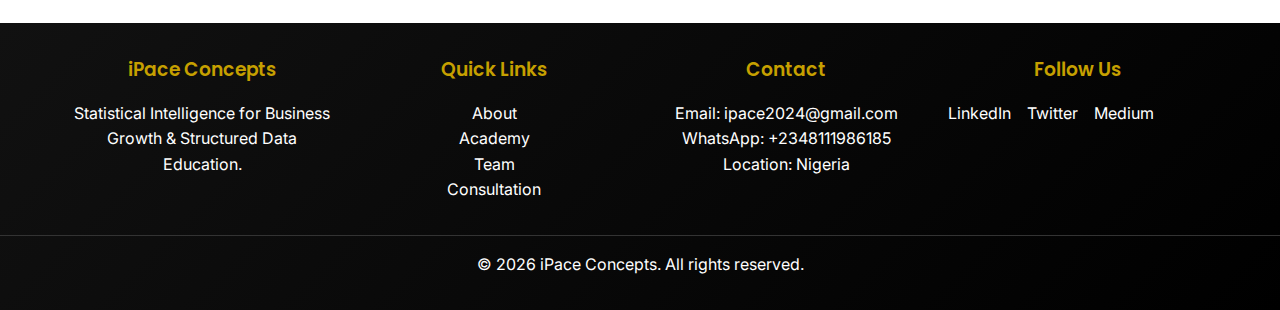
<file: programs/rdap.html>
<!DOCTYPE html>
<html lang="en">
<head>
    <meta charset="UTF-8">
    <meta name="viewport" content="width=device-width, initial-scale=1.0">
    <title>RDAP – Research & Data Analytics Program | iPace Data Academy</title>
    <meta name="description" content="RDAP is a 4-month structured Research & Data Analytics Program by iPace Academy designed for students and professionals in Nigeria.">
    <link rel="stylesheet" href="../assets/css/style.css">
    <link rel="icon" href="../assets/images/favicon.ico" type="image/x-icon">
    <link href="https://fonts.googleapis.com/css2?family=Inter:wght@400;600&family=Poppins:wght@600&display=swap" rel="stylesheet">
</head>
<body>
    <header class="header">
        <nav class="nav">
            <div class="nav-logo">
                <a href="../index.html"><img src="../assets/images/logo.jpg" alt="iPace Concepts Logo" class="logo"></a>
            </div>
            <ul class="nav-menu">
                <li><a href="../index.html">Home</a></li>
                <li><a href="../about.html">About</a></li>
                <li class="dropdown">
                    <a href="../academy.html">Academy</a>
                    <ul class="dropdown-menu">
                        <li><a href="rdap.html">RDAP</a></li>
                        <li><a href="adap.html">ADAP</a></li>
                        <li><a href="mldip.html">MLDIP</a></li>
                    </ul>
                </li>
                <li><a href="../team.html">Team</a></li>
                <li><a href="#" onclick="window.open('https://medium.com/ipace', '_blank')">Blog</a></li>
            </ul>
            <div class="nav-cta">
                <a href="[Google Form Link for Application]" class="btn btn-primary">Apply Now</a>
                <a href="../assets/brochure/rdap.pdf" class="btn btn-secondary" download>Download Brochure</a>
            </div>
        </nav>
    </header>
    <main>
        <section class="hero">
            <div class="hero-content">
                <h1>Research & Data Analytics Program (RDAP)</h1>
                <p>RDAP provides a rigorous foundation in statistical thinking, data cleaning, exploratory data analysis, and research-based analytics for students and early-career professionals.</p>
            </div>
            <div class="hero-image">
                <img src="../assets/images/research.jpg" alt="RDAP Program" class="hero-img">
            </div>
        </section>
        <section class="program-section">
            <div class="container">
                <h2>Who is this Program For?</h2>
                <div class="program-tiles">
                    <div class="program-tile">
                        <img src="../assets/images/download (2).jpg" alt="Students" class="tile-icon">
                        <h3>Students</h3>
                        <p>Final-year students looking to build data skills.</p>
                    </div>
                    <div class="program-tile">
                        <img src="../assets/images/NYSC - Feather Impulse.jpg" alt="NYSC Members" class="tile-icon">
                        <h3>NYSC Members</h3>
                        <p>Corps members seeking career advancement.</p>
                    </div>
                    <div class="program-tile">
                        <img src="..//assets/images/data.jpg" alt="Researchers" class="tile-icon">
                        <h3>Researchers</h3>
                        <p>Assistants needing analytical expertise.</p>
                    </div>
                    <div class="program-tile">
                        <img src="..//assets/images/download.jpg" alt="Beginners" class="tile-icon">
                        <h3>Beginners</h3>
                        <p>Anyone new to data analytics.</p>
                    </div>
                </div>
            </div>
        </section>
        <section class="program-section certificate">
            <div class="container">
                <h2>Certificate Template</h2>
                <img src="..//assets/images/Bordure De Certificat D'obtention Du Diplôme De Couleur Bleue PNG , Lobtention Du Diplôme, Certificat, Frontière PNG et vecteur pour téléchargement gratuit.jpg" alt="RDAP Certificate" class="certificate-img">
            </div>
        </section>
        <section class="program-section head-quote">
            <div class="container">
                <h2>Words from the Head of Program</h2>
                <div class="quote-content">
                    <img src="../assets/images/gemini.jpg" alt="Ridwan" class="head-img">
                    <blockquote>"RDAP equips you with the foundational skills to excel in data analytics. Join us to transform your career!" - Ridwan, Founder & Lead Data Consultant</blockquote>
                </div>
            </div>
        </section>
        <section class="program-section">
            <div class="container">
                <h2>What You Will Learn</h2>
                <div class="program-tiles">
                    <div class="program-tile">
                        <h3>Statistical Foundations</h3>
                        <p>Core concepts in statistics.</p>
                    </div>
                    <div class="program-tile">
                        <h3>Data Cleaning</h3>
                        <p>Techniques for data preparation.</p>
                    </div>
                    <div class="program-tile">
                        <h3>Exploratory Analysis</h3>
                        <p>Visualizing and understanding data.</p>
                    </div>
                    <div class="program-tile">
                        <h3>Research Design</h3>
                        <p>Planning and executing studies.</p>
                    </div>
                </div>
            </div>
        </section>
        <section class="program-section">
            <div class="container">
                <h2>Program Structure</h2>
                <div class="program-tiles">
                    <div class="program-tile">
                        <h3>Duration</h3>
                        <p>4 Months</p>
                    </div>
                    <div class="program-tile">
                        <h3>Mode</h3>
                        <p>Live Cohort-Based</p>
                    </div>
                    <div class="program-tile">
                        <h3>Projects</h3>
                        <p>Applied case studies</p>
                    </div>
                    <div class="program-tile">
                        <h3>Certification</h3>
                        <p>iPace Academy Certificate</p>
                    </div>
                </div>
            </div>
        </section>
        <section class="program-section">
            <div class="container">
                <h2>Tuition</h2>
                <div class="program-tiles">
                    <div class="program-tile">
                        <h3>Fee</h3>
                        <p>₦100,000</p>
                    </div>
                    <div class="program-tile">
                        <h3>Options</h3>
                        <p>Installment plans available</p>
                    </div>
                </div>
                <div class="program-cta">
                    <a href="[Google Form Link for Application]" class="btn btn-primary">Apply Now</a>
                    <a href="../assets/brochure/rdap.pdf" class="btn btn-secondary" download>Download Brochure</a>
                </div>
            </div>
        </section>
    </main>
    <footer class="footer">
        <div class="container">
            <div class="footer-grid">
                <div class="footer-section">
                    <h3>iPace Concepts</h3>
                    <p>Statistical Intelligence for Business Growth & Structured Data Education.</p>
                </div>
                <div class="footer-section">
                    <h3>Quick Links</h3>
                    <ul>
                        <li><a href="../about.html">About</a></li>
                        <li><a href="../academy.html">Academy</a></li>
                        <li><a href="../team.html">Team</a></li>
                        <li><a href="../consultation.html">Consultation</a></li>
                    </ul>
                </div>
                <div class="footer-section">
                    <h3>Contact</h3>
                    <p>Email: ipace2024@gmail.com</p>
                    <p>WhatsApp: +2348111986185</p>
                    <p>Location: Nigeria</p>
                </div>
                <div class="footer-section">
                    <h3>Follow Us</h3>
                    <ul class="social-links">
                        <li><a href="#">LinkedIn</a></li>
                        <li><a href="#">Twitter</a></li>
                        <li><a href="#">Medium</a></li>
                    </ul>
                </div>
            </div>
            <div class="footer-bottom">
                <p>&copy; 2026 iPace Concepts. All rights reserved.</p>
            </div>
        </div>
    </footer>
    <script src="../assets/js/script.js"></script>
</body>
</html>
</file>
<file: assets/css/style.css>
/* Reset and Base Styles */
* {
    margin: 0;
    padding: 0;
    box-sizing: border-box;
}

body {
    font-family: 'Inter', sans-serif;
    line-height: 1.6;
    color: #111111;
    background-color: #FFFFFF;
    animation: fadeIn 1s ease-in;
}

@keyframes fadeIn {
    from { opacity: 0; }
    to { opacity: 1; }
}

h1, h2, h3 {
    font-family: 'Poppins', sans-serif;
    font-weight: 600;
}

a {
    text-decoration: none;
    color: inherit;
    transition: color 0.3s ease;
}

a:hover {
    color: #C6A000;
}

.btn {
    display: inline-block;
    padding: 12px 24px;
    border-radius: 8px;
    font-weight: 500;
    transition: all 0.3s ease;
    box-shadow: 0 4px 8px rgba(0,0,0,0.1);
}

.btn-primary {
    background: linear-gradient(45deg, #C6A000, #A08A00);
    color: #FFFFFF;
}

.btn-primary:hover {
    transform: translateY(-2px);
    box-shadow: 0 6px 12px rgba(0,0,0,0.2);
}

.btn-secondary {
    background-color: #111111;
    color: #FFFFFF;
}

.btn-secondary:hover {
    background-color: #333333;
    transform: translateY(-2px);
}

/* Navigation (Scrollable, Not Fixed) */
.header {
    background-color: #FFFFFF;
    box-shadow: 0 2px 4px rgba(0,0,0,0.1);
    z-index: 100;
}

.nav {
    display: flex;
    justify-content: space-between;
    align-items: center;
    padding: 1rem 2rem;
    max-width: 1200px;
    margin: 0 auto;
}

.nav-logo .logo {
    height: 40px;
}

.nav-menu {
    display: flex;
    list-style: none;
}

.nav-menu li {
    margin-left: 2rem;
}

.nav-menu a {
    font-weight: 500;
}

.dropdown {
    position: relative;
}

.dropdown-menu {
    display: none;
    position: absolute;
    top: 100%;
    background-color: #FFFFFF;
    box-shadow: 0 2px 4px rgba(0,0,0,0.1);
    list-style: none;
    padding: 0.5rem 0;
    border-radius: 8px;
}

.dropdown:hover .dropdown-menu {
    display: block;
}

.dropdown-menu li {
    margin: 0;
}

.dropdown-menu a {
    padding: 0.5rem 1rem;
    display: block;
}

/* Mobile Menu Enhancements */
.hamburger {
    display: none;
    font-size: 1.5rem;
    cursor: pointer;
    color: #111111;
}

.mobile-menu {
    position: fixed;
    top: 0;
    left: -100%;
    width: 250px;
    height: 100%;
    background: #FFFFFF;
    box-shadow: 2px 0 5px rgba(0,0,0,0.2);
    transition: left 0.3s ease;
    z-index: 1000;
    padding: 2rem;
}

.mobile-menu.open {
    left: 0;
}

.mobile-menu ul {
    list-style: none;
    padding: 0;
}

.mobile-menu li {
    margin: 1rem 0;
}

.mobile-menu a {
    font-size: 1.2rem;
}
/* Timer Ribbon for Academy Page */
.timer-ribbon {
    background: linear-gradient(45deg, #C6A000, #A08A00);
    color: #FFFFFF;
    overflow: hidden;
    position: relative;
    height: 40px; /* Very small height */
    width: 100%;
    display: flex;
    align-items: center;
}

.timer-content {
    display: flex;
    white-space: nowrap;
    animation: scrollTimer 10s linear infinite; /* Scrolls every 10 seconds */
}

.timer-content p {
    font-size: 1rem;
    font-weight: 500;
    margin: 0;
    padding: 0 2rem;
}

@keyframes scrollTimer {
    0% { transform: translateX(100%); }
    100% { transform: translateX(-100%); }
}
/* Hero Section (Two-Sided, Controlled Image Size) */
.hero {
    display: flex;
    align-items: center;
    padding: 4rem 2rem;
    background: linear-gradient(135deg, #F9F9F9 0%, #E0E0E0 100%);
    max-width: 1200px;
    margin: 0 auto;
    border-radius: 12px;
    box-shadow: 0 8px 16px rgba(0,0,0,0.1);
}

.hero-content {
    flex: 1;
    text-align: center;
}

.hero-content h1 {
    font-size: 2.5rem;
    margin-bottom: 1rem;
    background: linear-gradient(45deg, #C6A000, #111111);
    -webkit-background-clip: text;
    -webkit-text-fill-color: transparent;
}

.hero-content p {
    font-size: 1.2rem;
    margin-bottom: 2rem;
}

.hero-buttons {
    display: flex;
    justify-content: center;
    gap: 1rem;
}

.hero-image {
    flex: 1;
    text-align: center;
}

.hero-img {
    max-width: 500px;
    height: auto;
    border-radius: 12px;
    box-shadow: 0 4px 8px rgba(0,0,0,0.2);
}

/* Sections */
.section {
    padding: 4rem 2rem;
    max-width: 1200px;
    margin: 0 auto;
}

.container {
    text-align: center;
}

/* What Do We Do Tabs */
.tabs {
    display: flex;
    justify-content: center;
    margin-bottom: 2rem;
}

.tab-btn {
    background: #F9F9F9;
    border: none;
    padding: 10px 20px;
    cursor: pointer;
    font-weight: 500;
    transition: background 0.3s;
}

.tab-btn.active {
    background: #C6A000;
    color: #FFFFFF;
}

.tab-content {
    display: none;
}

.tab-content.active {
    display: block;
}

.solutions-grid {
    display: grid;
    gap: 2rem;
    margin-top: 2rem;
}

.products-grid {
    grid-template-columns: 1fr;
}

.services-grid {
    grid-template-columns: repeat(4, 1fr);
}

.solution-card {
    padding: 2rem;
    background: linear-gradient(145deg, #F9F9F9, #FFFFFF);
    border-radius: 12px;
    box-shadow: 0 4px 8px rgba(0,0,0,0.1);
    transition: transform 0.3s ease, box-shadow 0.3s ease;
    text-align: left;
}

.solution-card:hover {
    transform: translateY(-5px);
    box-shadow: 0 8px 16px rgba(0,0,0,0.2);
}

.solution-card h3 {
    color: #C6A000;
    margin-bottom: 1rem;
}

.card-img {
    width: 100%;
    height: 200px;
    object-fit: cover;
    border-radius: 8px;
    margin-bottom: 1rem;
}

.expanded-card {
    grid-column: span 4;
    padding: 3rem;
}

.badge {
    background: #FF5722;
    color: #FFFFFF;
    padding: 5px 10px;
    border-radius: 4px;
    font-size: 0.8rem;
}

/* Why Choose Us Tile (Text Left, Checkmarks Left, Image Right) */
.why-choose-tile {
    background: linear-gradient(135deg, #111111, #333333);
    color: #FFFFFF;
    border-radius: 12px;
    padding: 4rem 2rem;
}

.why-tile {
    display: flex;
    align-items: center;
    gap: 2rem;
}

.tile-content {
    flex: 1;
    text-align: left;
}

.tile-content ul {
    list-style: none;
    padding: 0;
}

.tile-content li {
    margin-bottom: 0.5rem;
    position: relative;
    padding-left: 1.5rem;
}

.tile-content li::before {
    content: "✓";
    color: #C6A000;
    position: absolute;
    left: 0;
}

.tile-img {
    width: 400px;
    height: 300px;
    object-fit: cover;
    border-radius: 12px;
}

/* Testimonials Slider (Sliding Tiles, 4 per Row) */
.testimonials-slider {
    overflow: hidden;
    width: 100%;
}

.testimonials-track {
    display: flex;
    animation: slideTestimonials 30s linear infinite;
}

.testimonial-tile {
    min-width: 25%;
    padding: 2rem;
    background: #F9F9F9;
    border-radius: 8px;
    box-shadow: 0 2px 4px rgba(0,0,0,0.1);
    margin: 0 0.5rem;
    text-align: center;
}

@keyframes slideTestimonials {
    0% { transform: translateX(0); }
    100% { transform: translateX(-100%); }
}

/* Latest Insights */
.insights-grid {
    grid-template-columns: repeat(3, 1fr);
}

/* Partners Carousel */
.partners-carousel {
    overflow: hidden;
    width: 100%;
}

.partners-track {
    display: flex;
    animation: scroll 20s linear infinite;
}

.partners-track img {
    width: 150px;
    height: auto;
    margin: 0 1rem;
    border-radius: 8px;
    box-shadow: 0 2px 4px rgba(0,0,0,0.1);
}

@keyframes scroll {
    0% { transform: translateX(0); }
    100% { transform: translateX(-100%); }
}

/* Learn with iPace Section (Left Text, Right Image) */
.learn-section {
    background: linear-gradient(135deg, #F9F9F9, #E0E0E0);
    border-radius: 12px;
}

.learn-tile {
    display: flex;
    align-items: center;
    gap: 2rem;
}

.learn-content {
    flex: 1;
    text-align: left;
}

.learn-img {
    width: 400px;
    height: 300px;
    object-fit: cover;
    border-radius: 12px;
}

/* Build Your Portfolio Section (Right Banner, Left Image) */
.portfolio-section {
    background: linear-gradient(135deg, #C6A000, #A08A00);
    color: #FFFFFF;
    border-radius: 12px;
    padding: 4rem 2rem;
}

.portfolio-tile {
    display: flex;
    align-items: center;
    gap: 2rem;
}

.portfolio-img {
    width: 400px;
    height: 300px;
    object-fit: cover;
    border-radius: 12px;
}

.portfolio-content {
    flex: 1;
    text-align: left;
}

/* About Page */
.mission-vision {
    display: grid;
    grid-template-columns: repeat(auto-fit, minmax(300px, 1fr));
    gap: 2rem;
}

.mission-tile, .vision-tile, .approach-tile {
    padding: 2rem;
    background: #F9F9F9;
    border-radius: 12px;
    text-align: left;
}

.icons-circle {
    display: flex;
    justify-content: center;
    gap: 2rem;
    margin-top: 2rem;
}

.icon {
    font-size: 3rem;
}

.expertise-tiles {
    display: grid;
    grid-template-columns: repeat(auto-fit, minmax(200px, 1fr));
    gap: 1rem;
}

.expertise-tile {
    background: #F9F9F9;
    border-radius: 8px;
    overflow: hidden;
    box-shadow: 0 2px 4px rgba(0,0,0,0.1);
}

.expertise-tile img {
    width: 100%;
    height: 150px;
    object-fit: cover;
}

.expertise-tile h3 {
    padding: 1rem;
    color: #C6A000;
}

.faq-table {
    width: 100%;
    border-collapse: collapse;
    margin-top: 2rem;
    background: #F9F9F9;
    border-radius: 8px;
    overflow: hidden;
    box-shadow: 0 4px 8px rgba(0,0,0,0.1);
}

.faq-table th, .faq-table td {
    padding: 1rem;
    text-align: left;
    border-bottom: 1px solid #E0E0E0;
}

.faq-table th {
    background: #C6A000;
    color: #FFFFFF;
}

.faq-table tr:hover {
    background: #F0F0F0;
}

.contact-grid {
    display: grid;
    grid-template-columns: repeat(auto-fit, minmax(250px, 1fr));
    gap: 2rem;
}

.contact-item {
    padding: 2rem;
    background: #F9F9F9;
    border-radius: 12px;
    text-align: center;
}

/* Academy Page */
/* Academy Page */
.academy-hero {
    background: linear-gradient(135deg, #F9F9F9 0%, #E0E0E0 100%);
}

.model-box {
    background: linear-gradient(145deg, #F9F9F9, #FFFFFF); /* Adds a boxed background */
    border-radius: 12px;
    padding: 2rem;
    box-shadow: 0 4px 8px rgba(0,0,0,0.1);
}

.model-grid {
    display: grid;
    grid-template-columns: repeat(auto-fit, minmax(250px, 1fr));
    gap: 2rem;
}

.model-item {
    padding: 2rem;
    background: #FFFFFF;
    border-radius: 12px;
    text-align: center; /* Center for image and title */
    position: relative;
    box-shadow: 0 2px 4px rgba(0,0,0,0.1);
    transition: transform 0.3s ease;
}

.model-item:hover {
    transform: translateY(-5px);
}

.model-img {
    width: 80px; /* Minimized size */
    height: 80px; /* Circular */
    border-radius: 50%;
    object-fit: cover;
    position: absolute;
    top: -40px; /* Intersects the tile at the top center */
    left: 50%;
    transform: translateX(-50%);
    border: 3px solid #FFFFFF; /* White border for intersection effect */
    box-shadow: 0 2px 4px rgba(0,0,0,0.1);
}

.model-item h3 {
    margin-top: 50px; /* Space below the intersecting image */
    margin-bottom: 1rem;
    color: #C6A000;
}

.model-item p {
    text-align: left; /* Align description to the left */
    margin: 0;
}

/* Rest of academy styles remain the same */
.programs-grid {
    grid-template-columns: repeat(3, 1fr);
}

.competitions-banner {
    background: linear-gradient(135deg, #C6A000, #A08A00);
    color: #FFFFFF;
    text-align: center;
    padding: 4rem 2rem;
    border-radius: 12px;
}

/* Academy Page Additions */
.tools-learn {
    background: linear-gradient(135deg, #F9F9F9, #E0E0E0);
    border-radius: 12px;
}

.tools-grid {
    display: grid;
    grid-template-columns: repeat(4, 1fr);
    gap: 1rem;
}

.tool-tile {
    padding: 1rem;
    background: #FFFFFF;
    border-radius: 8px;
    box-shadow: 0 2px 4px rgba(0,0,0,0.1);
    text-align: center;
    font-weight: 500;
    transition: transform 0.3s ease;
}

.tool-tile:hover {
    transform: translateY(-2px);
}

.the-numbers {
    background: linear-gradient(135deg, #C6A000, #A08A00);
    color: #FFFFFF;
    border-radius: 12px;
    padding: 4rem 2rem;
}

.numbers-grid {
    display: grid;
    grid-template-columns: repeat(auto-fit, minmax(150px, 1fr));
    gap: 2rem;
}

.number-box {
    text-align: center;
    padding: 1rem;
    background: rgba(255, 255, 255, 0.2);
    border-radius: 8px;
}

.certified-box {
    text-align: center;
    padding: 1rem;
    background: rgba(255, 255, 255, 0.2);
    border-radius: 8px;
    grid-column: span 2;
}

.what-you-gain .gain-tiles {
    display: grid;
    grid-template-columns: repeat(auto-fit, minmax(250px, 1fr));
    gap: 2rem;
}

.gain-tile {
    padding: 2rem;
    background: linear-gradient(145deg, #F9F9F9, #FFFFFF);
    border-radius: 12px;
    box-shadow: 0 4px 8px rgba(0,0,0,0.1);
    text-align: left;
    transition: transform 0.3s ease;
}

.gain-tile:hover {
    transform: translateY(-5px);
}

/* Mobile Adjustments for Academy */
/* Mobile Adjustments for Academy */
.tools-grid {
    display: flex;
    overflow: hidden;
    width: 100%;
}
.tools-grid .tool-tile:nth-child(odd) {
    animation: slideRight 15s linear infinite;
}
.tools-grid .tool-tile:nth-child(even) {
    animation: slideLeft 15s linear infinite;
}
@keyframes slideRight {
    0% { transform: translateX(0); }
    100% { transform: translateX(100%); }
}
@keyframes slideLeft {
    0% { transform: translateX(0); }
    100% { transform: translateX(-100%); }
}
.model-grid {
    display: grid;
    grid-template-columns: repeat(auto-fit, minmax(250px, 1fr)); /* Same as desktop, allows 2 per row */
    gap: 3rem; /* Increased gap for spaces between tiles due to images */
    margin-top: 2rem; /* Extra top margin for image intersection */
}
.model-item {
    padding: 2rem 1rem; /* Reduced padding for mobile, but keep space */
    background: #FFFFFF;
    border-radius: 12px;
    text-align: center; /* Center for image and title */
    position: relative;
    box-shadow: 0 2px 4px rgba(0,0,0,0.1);
    transition: transform 0.3s ease;
    margin-bottom: 2rem; /* Space between rows */
}
.model-item:hover {
    transform: translateY(-5px);
}
.model-img {
    width: 80px;
    height: 80px;
    border-radius: 50%;
    object-fit: cover;
    position: absolute;
    top: -40px;
    left: 50%;
    transform: translateX(-50%);
    border: 3px solid #FFFFFF;
    box-shadow: 0 2px 4px rgba(0,0,0,0.1);
}
.model-item h3 {
    margin-top: 50px;
    margin-bottom: 1rem;
    color: #C6A000;
    text-align: center; /* Keep title centered */
}
.model-item p {
    text-align: left; /* Descriptions left-aligned */
    margin: 0;
    padding-left: 0.5rem; /* Slight indent for readability */
}
.numbers-grid {
    grid-template-columns: repeat(2, 1fr);
}
.certified-box {
    grid-column: span 1;
}
.gain-tiles {
    grid-template-columns: 1fr;
}

/* Team Page */
.team-grid {
    display: grid;
    grid-template-columns: repeat(auto-fit, minmax(250px, 1fr));
    gap: 2rem;
}

.team-member {
    text-align: center;
    padding: 2rem;
    background: #F9F9F9;
    border-radius: 12px;
    box-shadow: 0 4px 8px rgba(0,0,0,0.1);
}

.team-img {
    width: 100px;
    height: 100px;
    border-radius: 50%;
    object-fit: cover;
    margin-bottom: 1rem;
}

.stars {
    color: #FFD700;
    font-size: 1.2rem;
    margin-bottom: 1rem;
}

/* Program Pages */
.program-section {
    padding: 4rem 2rem;
    max-width: 1200px;
    margin: 0 auto;
    text-align: left;
}

.program-section h2 {
    color: #C6A000;
    margin-bottom: 1rem;
}

.program-section ul {
    list-style: disc;
    padding-left: 2rem;
    margin-bottom: 2rem;
}

.program-section p {
    margin-bottom: 1rem;
}

.program-cta {
    display: flex;
    gap: 1rem;
    justify-content: center;
    margin-top: 2rem;
}

.program-tiles {
    display: grid;
    grid-template-columns: repeat(4, 1fr);
    gap: 2rem;
    margin-top: 2rem;
}

.program-tile {
    padding: 2rem;
    background: linear-gradient(145deg, #F9F9F9, #FFFFFF);
    border-radius: 12px;
    box-shadow: 0 4px 8px rgba(0,0,0,0.1);
    text-align: center;
    transition: transform 0.3s ease;
}

.program-tile:hover {
    transform: translateY(-5px);
}

.tile-icon {
    width: 100px;
    height: 100px;
    object-fit: cover;
    border-radius: 50%;
    margin-bottom: 1rem;
}

.certificate {
    text-align: center;
}

.certificate-img {
    max-width: 100%;
    height: auto;
    border-radius: 12px;
    box-shadow: 0 4px 8px rgba(0,0,0,0.1);
}

.head-quote {
    background: linear-gradient(135deg, #F9F9F9, #E0E0E0);
    border-radius: 12px;
    padding: 4rem 2rem;
}

.quote-content {
    display: flex;
    align-items: center;
    gap: 2rem;
}

.head-img {
    width: 100px;
    height: 100px;
    border-radius: 50%;
    object-fit: cover;
}

blockquote {
    font-style: italic;
    font-size: 1.2rem;
    color: #333;
}

/* Consultation Page */
.consultation-form {
    background: linear-gradient(135deg, #F9F9F9, #E0E0E0);
    border-radius: 12px;
}

.form-container {
    max-width: 800px;
    margin: 0 auto;
}

.form-container iframe {
    width: 100%;
    border: none;
    border-radius: 8px;
}

.our-solutions .solutions-grid {
    grid-template-columns: repeat(auto-fit, minmax(350px, 1fr));
    gap: 2rem;
}

.solution-card {
    padding: 2rem;
    background: linear-gradient(145deg, #F9F9F9, #FFFFFF);
    border-radius: 12px;
    box-shadow: 0 4px 8px rgba(0,0,0,0.1);
    transition: transform 0.3s ease, box-shadow 0.3s ease;
    text-align: left;
}

.solution-card:hover {
    transform: translateY(-5px);
    box-shadow: 0 8px 16px rgba(0,0,0,0.2);
}

.solution-card h3 {
    color: #C6A000;
    margin-bottom: 1rem;
}

.solution-card p {
    margin-bottom: 0.5rem;
}

.rating {
    color: #FFD700;
    font-size: 1.5rem;
    margin-bottom: 1rem;
}

/* Footer */
.footer {
    background: linear-gradient(135deg, #111111, #000000);
    color: #FFFFFF;
    padding: 2rem 0;
}

.footer-grid {
    display: grid;
    grid-template-columns: repeat(auto-fit, minmax(200px, 1fr));
    gap: 2rem;
    max-width: 1200px;
    margin: 0 auto;
    padding: 0 2rem;
}

.footer-section h3 {
    margin-bottom: 1rem;
    color: #C6A000;
}

.footer-section ul {
    list-style: none;
}

.social-links {
    display: flex;
    gap: 1rem;
}

.footer-bottom {
    text-align: center;
    margin-top: 2rem;
    border-top: 1px solid #333;
    padding-top: 1rem;
}


@media (max-width: 768px) {
    body {
        overflow-x: hidden; /* Prevent horizontal scrolling */
    }
    .nav {
        flex-direction: row; /* Change to row for horizontal layout */
        justify-content: space-between; /* Logo left, hamburger right */
        padding: 1rem;
    }
    .nav-menu {
        display: none; /* Hide desktop menu on mobile */
    }
    .hamburger {
        display: block;
        align-self: center; /* Center hamburger vertically if needed */
    }
    /* Rest of the existing mobile styles remain the same... */
    .hero, .why-tile, .learn-tile, .portfolio-tile {
        flex-direction: column;
        text-align: center;
    }
    .hero-content h1 {
        font-size: 2rem; /* Smaller for mobile */
    }
    .hero-content p {
        font-size: 1rem;
    }
    .solutions-grid {
        grid-template-columns: 1fr;
    }
    .services-grid {
        grid-template-columns: repeat(2, 1fr);
    }
    .insights-grid {
        grid-template-columns: 1fr;
    }
    .expanded-card {
        grid-column: span 1;
    }
    .testimonials-track {
        animation: slideTestimonials 30s linear infinite; /* Keep sliding on mobile */
    }
    .testimonial-tile {
        min-width: 100%; /* Full width on mobile */
    }
    .tile-content li::before {
        display: none;
    }
    .partners-track img {
        width: 100px;
    }
    .mission-vision {
        grid-template-columns: 1fr;
    }
    .expertise-tiles {
        grid-template-columns: repeat(2, 1fr);
    }
    .contact-grid {
        grid-template-columns: 1fr;
    }
    .model-grid {
        grid-template-columns: 1fr;
    }
    .team-grid {
        grid-template-columns: repeat(2, 1fr);
    }
    .program-section {
        text-align: center;
    }
    .program-cta {
        flex-direction: column;
    }
    .program-tiles {
        grid-template-columns: repeat(2, 1fr);
    }
    .our-solutions .solutions-grid {
        grid-template-columns: 1fr;
    }
    .nav-cta {
        display: none;
    }
    /* Reduce header sizes on mobile */
    h1 {
        font-size: 1.8rem; /* Smaller than default 2.5rem */
    }
    h2 {
        font-size: 1.5rem; /* Smaller than default */
    }
    h3 {
        font-size: 1.2rem; /* Smaller than default */
    }
}
</file>
